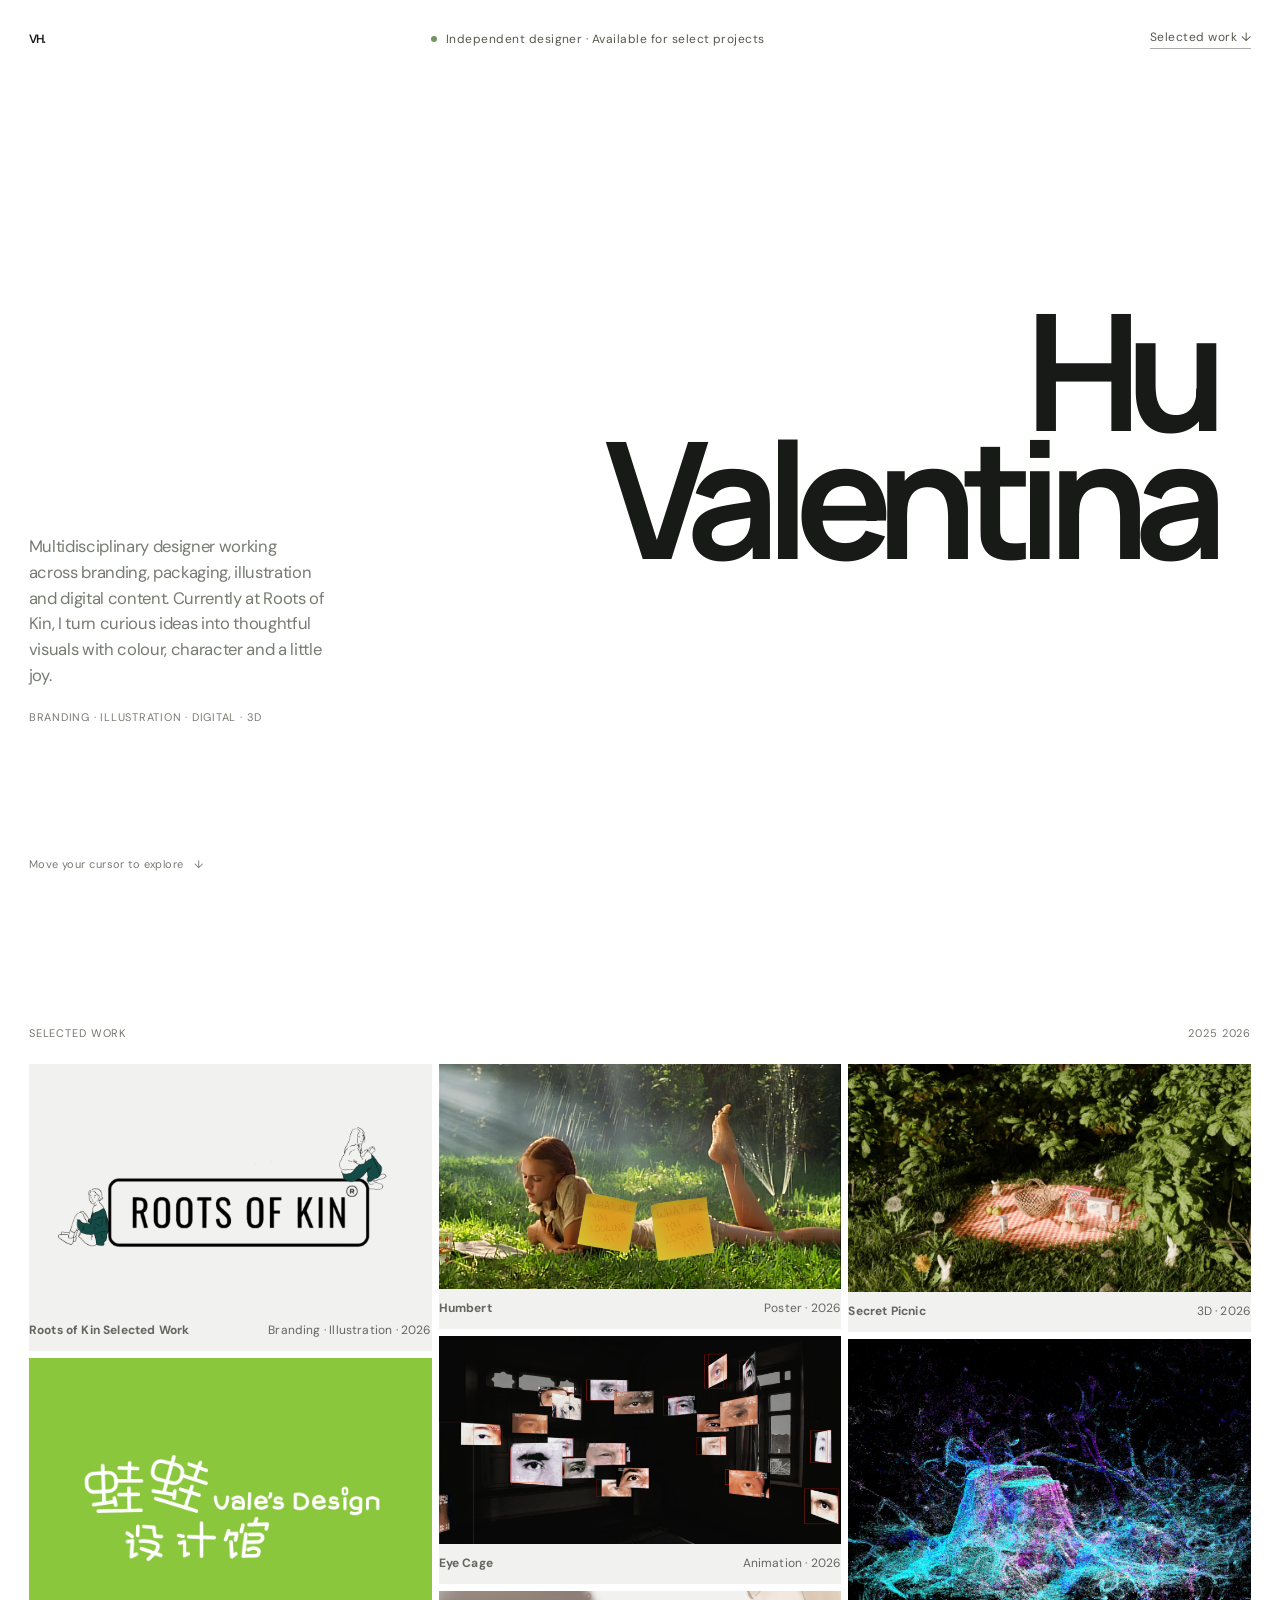
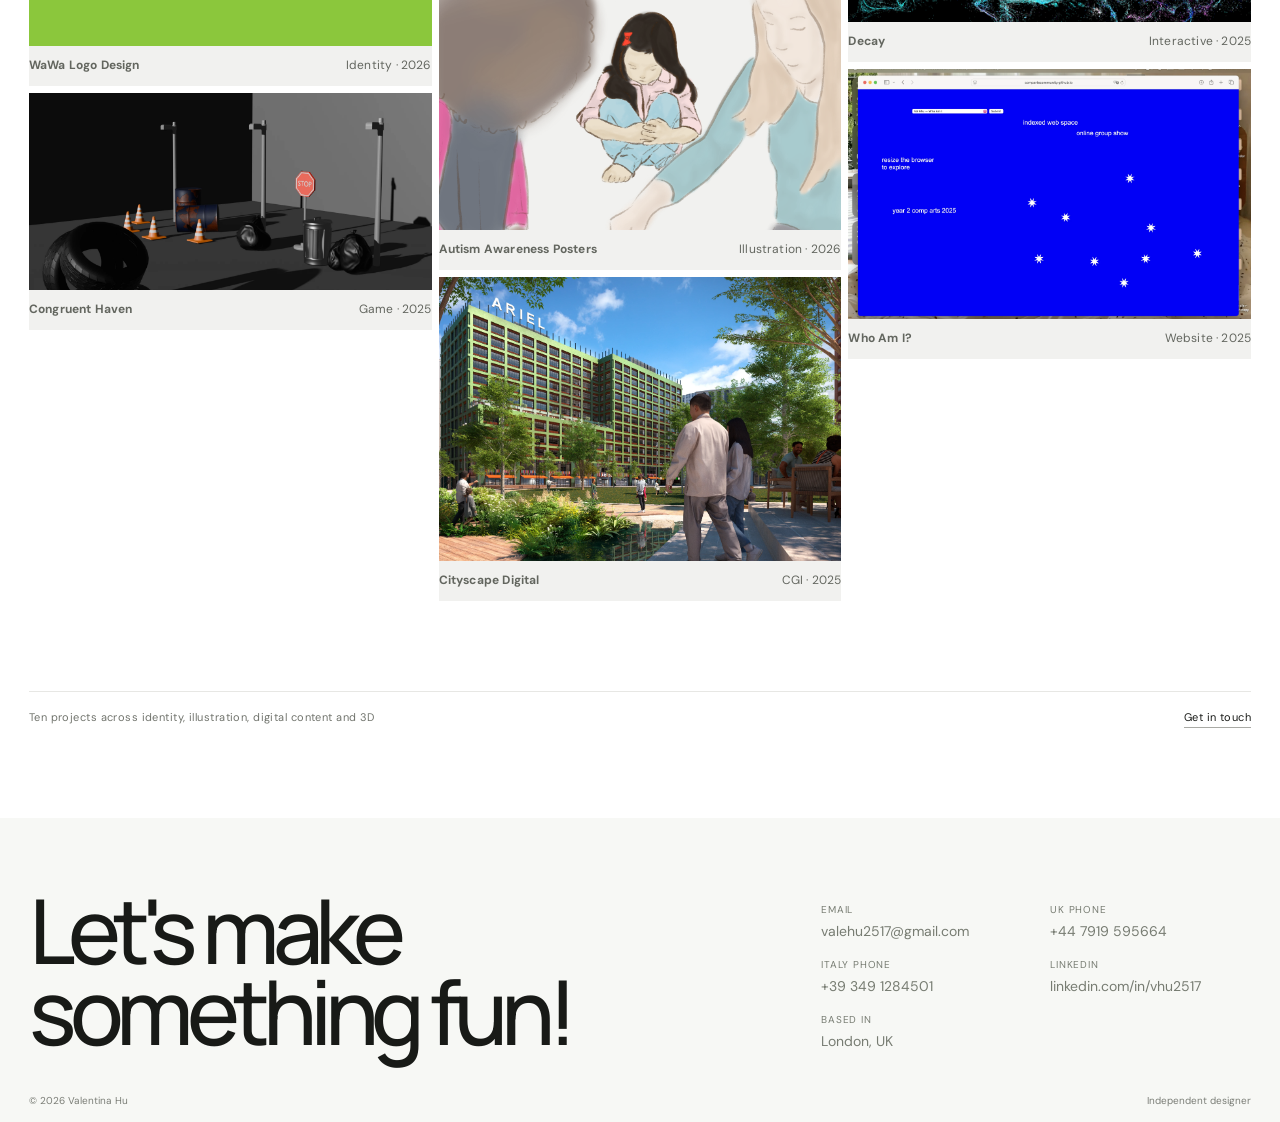
<file: index.html>
<!doctype html>
<html lang="en">
<head>
<meta charset="utf-8">
<meta name="viewport" content="width=device-width, initial-scale=1">
<meta name="theme-color" content="#ffffff">
<meta name="description" content="Selected work by Valentina Hu, multidisciplinary designer working across branding, illustration, digital content and 3D.">
<title>Valentina Hu Independent Designer</title>
<style>
@import url('https://fonts.googleapis.com/css2?family=DM+Sans:wght@400;500;600&family=Manrope:wght@400;500;600;700&display=swap');
:root{--paper:#fff;--ink:#181a17;--green:#777c72;--gutter:clamp(16px,2.25vw,34px)}
*{box-sizing:border-box}html{scroll-behavior:smooth}body{margin:0;background:var(--paper);color:var(--ink);font-family:'DM Sans',Arial,sans-serif;-webkit-font-smoothing:antialiased}a{color:inherit;text-decoration:none}.hero{height:100svh;min-height:620px;position:relative;overflow:hidden;padding:var(--gutter);display:grid;grid-template-columns:1fr 1fr;align-items:center}.topline{position:absolute;left:var(--gutter);right:var(--gutter);top:var(--gutter);display:flex;justify-content:space-between;align-items:center;font-size:12px;letter-spacing:.04em;color:#555950}.monogram{font-weight:600;letter-spacing:-.06em;color:var(--ink)}.availability{display:flex;gap:9px;align-items:center}.availability:before{content:'';width:6px;height:6px;background:#719462;border-radius:50%}.work-link{border-bottom:1px solid #a9aaa5;padding-bottom:3px}.hero-copy{grid-column:2;justify-self:end;width:min(100%,700px);position:static;z-index:2;padding-right:3vw;text-align:right}.hero h1{font-family:Manrope,'DM Sans',sans-serif;font-size:clamp(76px,12.7vw,190px);font-weight:700;letter-spacing:-.095em;line-height:.79;margin:0 0 34px;text-align:right}.hero h1 span{display:block}.intro{position:absolute;left:var(--gutter);top:70%;transform:translateY(-50%);margin:0;max-width:300px;text-align:left;color:#777c72;font-size:clamp(15px,1.3vw,18px);line-height:1.55;letter-spacing:-.02em}.intro p{margin:0}.intro-meta{margin-top:20px;font-size:11px;letter-spacing:.07em;text-transform:uppercase;color:var(--green)}.hint{position:absolute;left:var(--gutter);bottom:var(--gutter);font-size:11px;letter-spacing:.04em;color:#777c72}.hint span{display:inline-block;margin-left:7px;animation:nudge 1.5s ease-in-out infinite}@keyframes nudge{50%{transform:translateY(4px)}}.cursor-image{position:absolute;width:clamp(100px,16vw,220px);height:clamp(130px,20vw,270px);object-fit:cover;pointer-events:none;opacity:0;transform:translate(-50%,-50%) rotate(var(--tilt,0deg)) scale(.88);transition:opacity .32s ease,transform .5s cubic-bezier(.2,.8,.2,1);z-index:1;will-change:left,top,transform}.cursor-image.show{opacity:1;transform:translate(-50%,-50%) rotate(var(--tilt,0deg)) scale(1)}.projects{padding:14vh var(--gutter) 10vh}.section-head{display:flex;justify-content:space-between;align-items:baseline;margin-bottom:24px;font-size:11px;letter-spacing:.08em;text-transform:uppercase;color:#73766f}.section-head h2{font-size:inherit;font-weight:400;margin:0}.masonry{columns:3;column-gap:7px}.project{display:block;break-inside:avoid;margin:0 0 7px;position:relative;overflow:hidden;background:#f1f1ef}.project img{width:100%;display:block;transition:transform .7s cubic-bezier(.2,.8,.2,1);object-fit:cover}.project:hover img{transform:scale(1.018)}.project-caption{display:flex;justify-content:space-between;gap:10px;padding:11px 0 13px;font-size:12px;color:#63665f;letter-spacing:.015em}.project figcaption strong{font-weight:500;color:var(--ink)}.project figcaption span:last-child{white-space:nowrap}.projects-end{margin-top:10vh;padding-top:18px;border-top:1px solid #e7e7e4;display:flex;justify-content:space-between;font-size:11px;letter-spacing:.04em;color:#71746d}.projects-end a{color:var(--ink);border-bottom:1px solid #a9aaa5;padding-bottom:3px}.footer{padding:8vh var(--gutter) 28px;background:#f7f8f5;display:flex;justify-content:space-between;align-items:end;gap:24px}.footer h2{font-family:Manrope,sans-serif;font-weight:500;font-size:clamp(38px,7vw,92px);letter-spacing:-.08em;line-height:.9;margin:0}.footer-info{display:grid;grid-template-columns:1fr 1fr;gap:16px 28px;min-width:min(100%,430px);color:var(--green)}.contact-item{font-size:14px;line-height:1.45}.contact-label{display:block;margin-bottom:4px;font-size:10px;letter-spacing:.08em;text-transform:uppercase;color:#777c72}.contact-item a{overflow-wrap:anywhere}.contact-item a:hover{text-decoration:underline;text-underline-offset:3px}.copyright{padding:15px var(--gutter);background:#f7f8f5;font-size:10px;color:#7a7d76;display:flex;justify-content:space-between}
@media(max-width:760px){.hero{min-height:680px;grid-template-columns:1fr;align-items:center}.hero-copy{grid-column:1;width:100%;padding:0 0 4vh;text-align:right}.hero h1{text-align:right;font-size:clamp(76px,19vw,140px);margin-bottom:25px}.intro{top:82%;transform:translateY(-50%);margin:0;max-width:300px}.cursor-image{width:clamp(100px,28vw,155px);height:clamp(130px,36vw,205px)}.masonry{columns:2}.projects{padding-top:10vh}.footer{align-items:start;flex-direction:column}.footer-info{min-width:0;width:100%;max-width:520px}.footer p{max-width:280px}}
@media(max-width:440px){.topline{font-size:10px}.availability{display:none}.masonry{columns:1;column-gap:0}.project{margin-bottom:16px}.project-caption{padding-top:8px}.hero{min-height:650px}.section-head{margin-bottom:16px}}
@media(prefers-reduced-motion:reduce){html{scroll-behavior:auto}*,*:before,*:after{animation-duration:.01ms!important;transition-duration:.01ms!important}}
</style>
</head>
<body>
<main>
<section class="hero" aria-label="Introduction"> <div class="topline"><a class="monogram" href="#top" aria-label="Valentina Hu home">VH.</a><span class="availability">Independent designer · Available for select projects</span><a class="work-link" href="#work">Selected work ↓</a></div> <img class="cursor-image" alt="" aria-hidden="true" src="images/cursor-idea-27.png"> <img class="cursor-image" alt="" aria-hidden="true" src="images/cursor-idea-28.png"> <img class="cursor-image" alt="" aria-hidden="true" src="images/cursor-idea-29.png"> <img class="cursor-image" alt="" aria-hidden="true" src="images/cursor-idea-32.png"> <img class="cursor-image" alt="" aria-hidden="true" src="images/cursor-idea-33.png"> <img class="cursor-image" alt="" aria-hidden="true" src="images/cursor-idea-34.png"> <img class="cursor-image" alt="" aria-hidden="true" src="images/cursor-idea-35.png"> <img class="cursor-image" alt="" aria-hidden="true" src="images/cursor-idea-36.png"> <img class="cursor-image" alt="" aria-hidden="true" src="images/cursor-idea-40.png"> <img class="cursor-image" alt="" aria-hidden="true" src="images/cursor-idea-41.png"> <div class="hero-copy"><h1><span>Hu</span><span>Valentina</span></h1><div class="intro"><p>Multidisciplinary designer working across branding, packaging, illustration and digital content. Currently at Roots of Kin, I turn curious ideas into thoughtful visuals with colour, character and a little joy.</p><div class="intro-meta">Branding · Illustration · Digital · 3D</div></div></div> <div class="hint">Move your cursor to explore <span>↓</span></div>
</section>
<section class="projects" id="work" aria-label="Selected projects"> <div class="section-head"><h2>Selected work</h2><span>2025 2026</span></div> <div class="masonry"> <a class="project" href="projects/roots-of-kin.html"><img loading="lazy" src="images/projects/roots-of-kin-cover.png" alt="A collection of brand, print, product illustration and social work created for Roots of Kin." style="aspect-ratio:1.63;object-fit:cover"><div class="project-caption"><strong>Roots of Kin Selected Work</strong><span>Branding · Illustration · 2026</span></div></a> <a class="project" href="projects/wawa-identity.html"><img loading="lazy" src="images/projects/wawa-logo-cover.png" alt="WaWa logo design in white on a bright green field." style="aspect-ratio:1.4;object-fit:cover"><div class="project-caption"><strong>WaWa Logo Design</strong><span>Identity · 2026</span></div></a> <a class="project" href="projects/congruent-haven.html"><img loading="lazy" src="images/projects/congruent-haven-cover.webp" alt="Visual development for a collaborative 2.5D game." style="aspect-ratio:2.04;object-fit:cover"><div class="project-caption"><strong>Congruent Haven</strong><span>Game · 2025</span></div></a> <a class="project" href="projects/humbert.html"><img loading="lazy" src="images/projects/humbert-cover.webp" alt="Humbert poster project imagery" style="aspect-ratio:1.79;object-fit:cover"><div class="project-caption"><strong>Humbert</strong><span>Poster · 2026</span></div></a> <a class="project" href="projects/eye-cage.html"><img loading="lazy" src="images/projects/eye-cage-cover.png" alt="An immersive animation exploring surveillance, consent and visual intrusion." style="aspect-ratio:1.94;object-fit:cover"><div class="project-caption"><strong>Eye Cage</strong><span>Animation · 2026</span></div></a> <a class="project" href="projects/autism-awareness.html"><img loading="lazy" src="images/projects/autism-awareness-cover.png" alt="Illustrated posters for autism awareness." style="aspect-ratio:1.68;object-fit:cover"><div class="project-caption"><strong>Autism Awareness Posters</strong><span>Illustration · 2026</span></div></a> <a class="project" href="projects/cityscape-digital.html"><img loading="lazy" src="images/projects/cityscape-digital-cover.webp" alt="Architectural visualisation created at Cityscape Digital." style="aspect-ratio:1.42;object-fit:cover"><div class="project-caption"><strong>Cityscape Digital</strong><span>CGI · 2025</span></div></a> <a class="project" href="projects/secret-picnic.html"><img loading="lazy" src="images/projects/secret-picnic-cover.webp" alt="Secret Picnic dreamlike garden picnic scene" style="aspect-ratio:1.77;object-fit:cover"><div class="project-caption"><strong>Secret Picnic</strong><span>3D · 2026</span></div></a> <a class="project" href="projects/decoy.html"><img loading="lazy" src="images/projects/decay-cover.webp" alt="Decay is a real time interactive study where hand movement transforms a digital natural environment." style="aspect-ratio:1.42;object-fit:cover"><div class="project-caption"><strong>Decay</strong><span>Interactive · 2025</span></div></a> <a class="project" href="projects/who-am-i.html"><img loading="lazy" src="images/projects/who-am-i-cover.webp" alt="Who Am I? interactive website in a browser" style="aspect-ratio:1.61;object-fit:cover"><div class="project-caption"><strong>Who Am I?</strong><span>Website · 2025</span></div></a> </div> <div class="projects-end"><span>Ten projects across identity, illustration, digital content and 3D</span><a href="#contact">Get in touch</a></div>
</section>
<section class="footer" id="contact"><h2>Let's make<br>something fun!</h2><div class="footer-info" aria-label="Contact details"> <div class="contact-item"><span class="contact-label">Email</span><a href="mailto:valehu2517@gmail.com">valehu2517@gmail.com</a></div> <div class="contact-item"><span class="contact-label">UK phone</span><a href="tel:+447919595664">+44 7919 595664</a></div> <div class="contact-item"><span class="contact-label">Italy phone</span><a href="tel:+393491284501">+39 349 1284501</a></div> <div class="contact-item"><span class="contact-label">LinkedIn</span><a href="https://www.linkedin.com/in/vhu2517" target="_blank" rel="noreferrer">linkedin.com/in/vhu2517</a></div> <div class="contact-item"><span class="contact-label">Based in</span><span>London, UK</span></div>
</div></section>
<div class="copyright"><span>© 2026 Valentina Hu</span><span>Independent designer</span></div>
</main>
<script>
const hero=document.querySelector('.hero'), cards=[...document.querySelectorAll('.cursor-image')], timers=new WeakMap();
let index=0, last=0;
function reveal(x,y){const now=performance.now();if(now-last<300)return;last=now;const card=cards[index%cards.length], rect=hero.getBoundingClientRect();card.style.left=(x-rect.left)+'px';card.style.top=(y-rect.top)+'px';card.style.setProperty('--tilt',`${(Math.random()-.5)*9}deg`);card.classList.remove('show');void card.offsetWidth;card.classList.add('show');clearTimeout(timers.get(card));timers.set(card,setTimeout(()=>card.classList.remove('show'),760));index++}
hero.addEventListener('pointermove',e=>{if(e.pointerType==='mouse')reveal(e.clientX,e.clientY)});
hero.addEventListener('pointerdown',e=>{if(e.pointerType!=='mouse')reveal(e.clientX,e.clientY)});
hero.addEventListener('pointerleave',()=>cards.forEach(card=>card.classList.remove('show')));
</script>
</body>
</html>
</file>
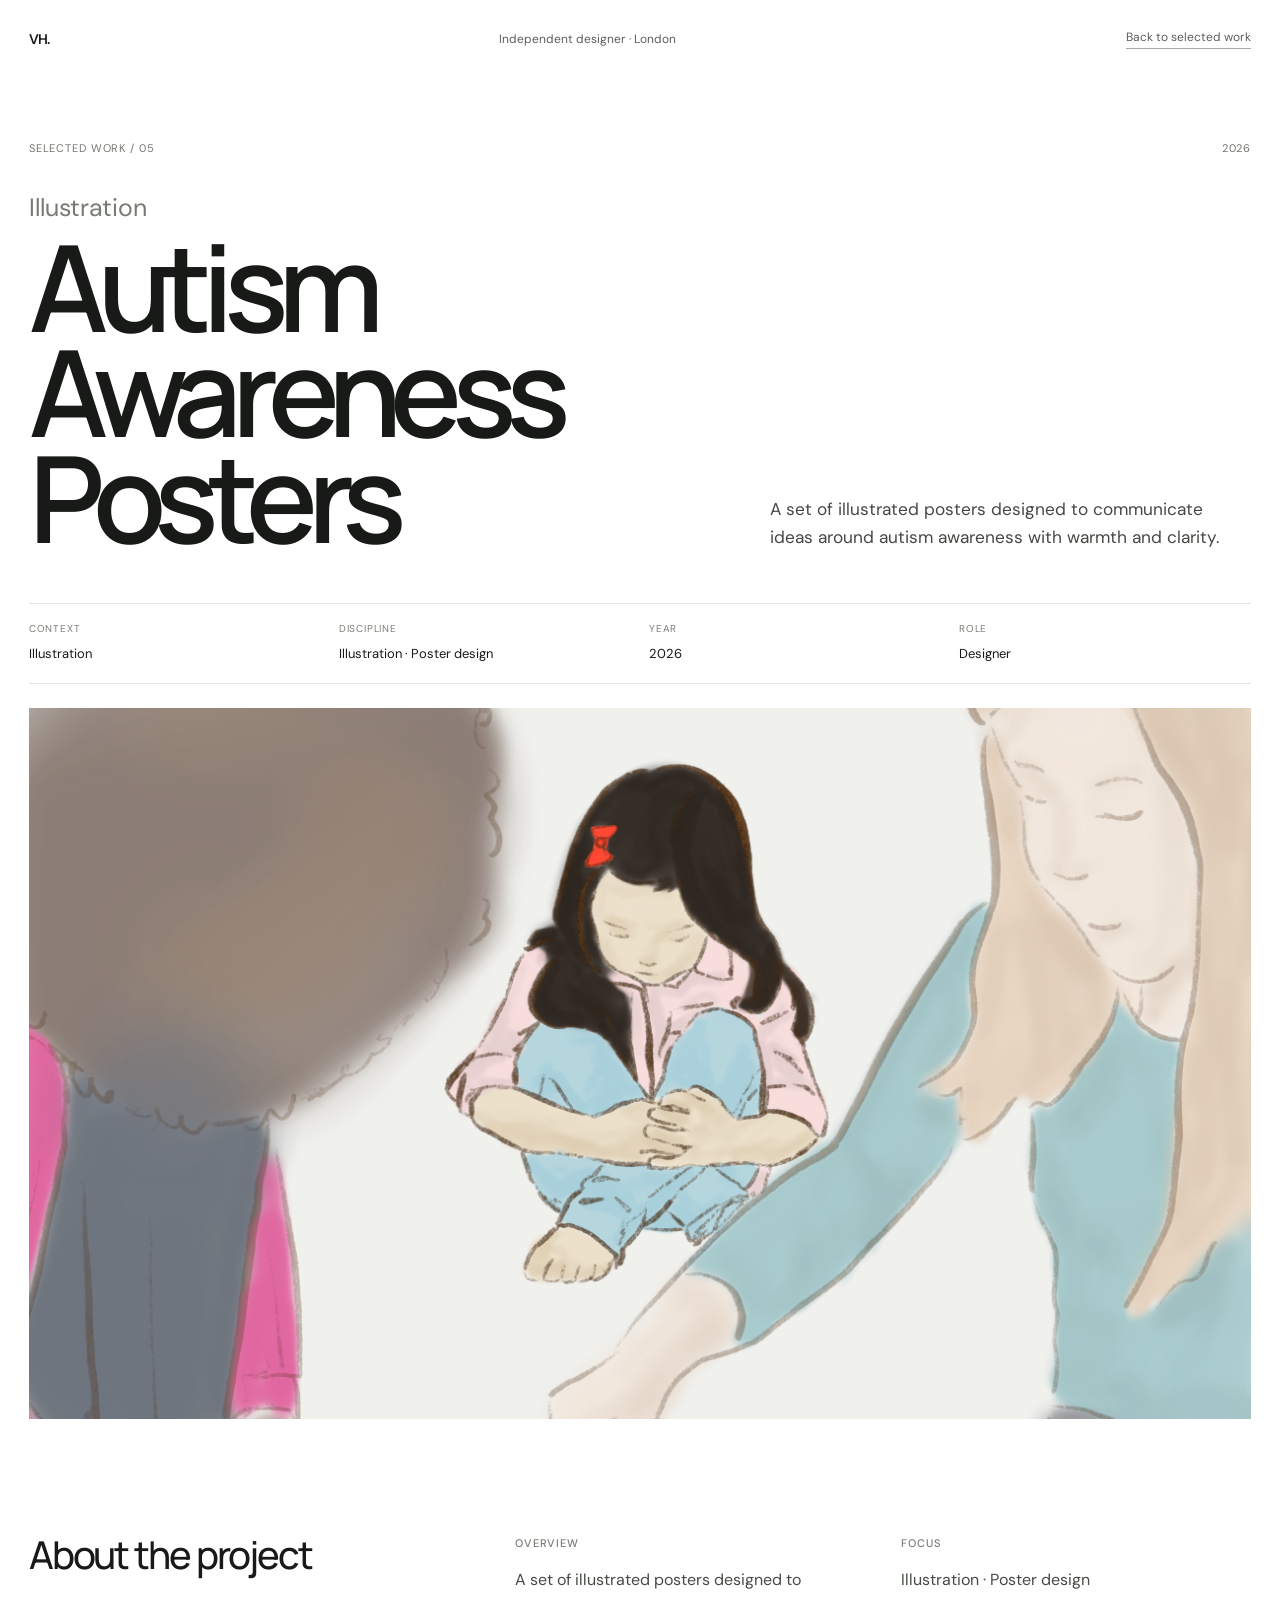
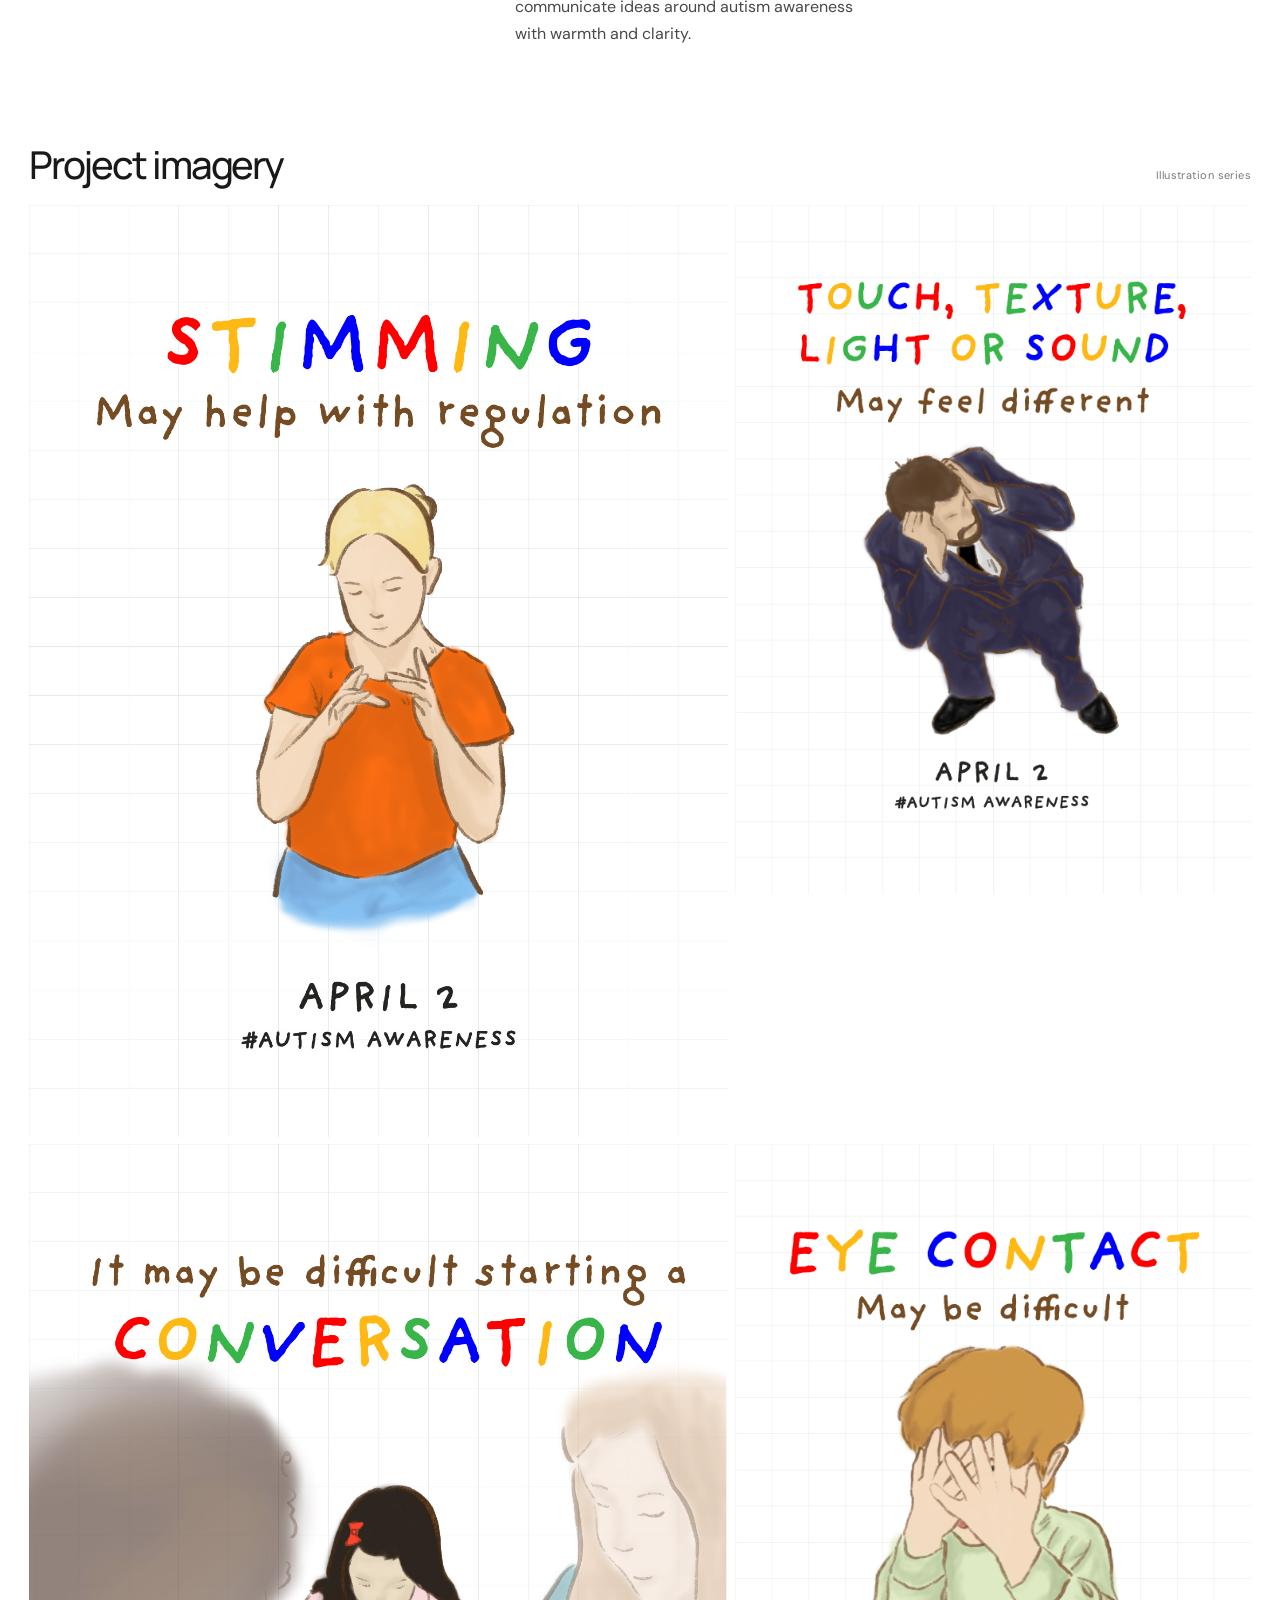
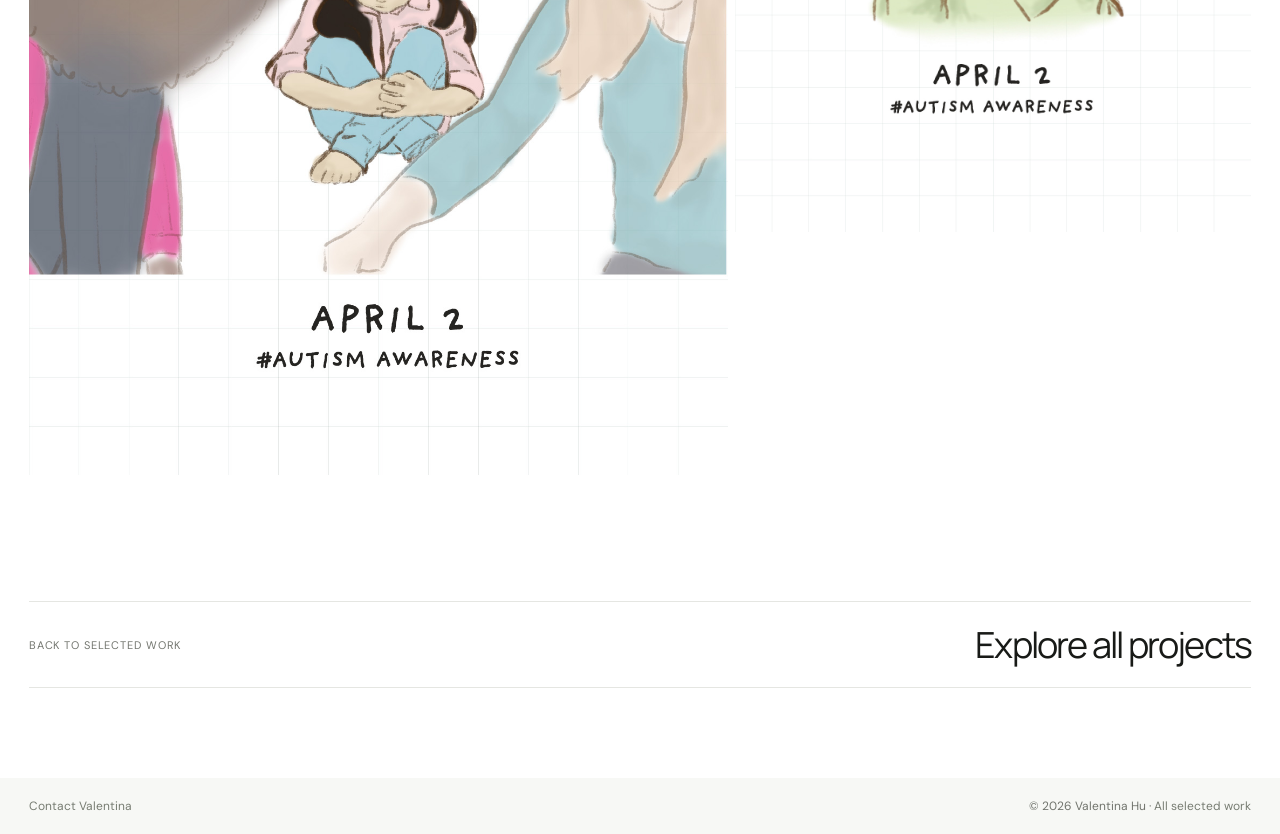
<file: projects/autism-awareness.html>
<!doctype html><html lang="en"><head><meta charset="utf-8"><meta name="viewport" content="width=device-width, initial-scale=1"><meta name="description" content="A set of illustrated posters designed to communicate ideas around autism awareness with warmth and clarity."><title>Autism Awareness Posters Valentina Hu</title><link rel="stylesheet" href="../project.css"></head><body><header class="case-nav"><a class="monogram" href="../index.html" aria-label="Valentina Hu home">VH.</a><span>Independent designer · London</span><a class="back" href="../index.html#work">Back to selected work</a></header><main class="case-main"><div class="case-kicker"><span>Selected work / 05</span><span>2026</span></div><section class="case-intro"><div><p class="case-brand">Illustration</p><h1>Autism Awareness Posters</h1></div><p class="case-deck">A set of illustrated posters designed to communicate ideas around autism awareness with warmth and clarity.</p></section><div class="case-meta"><div class="meta-item"><label>Context</label><span>Illustration</span></div><div class="meta-item"><label>Discipline</label><span>Illustration · Poster design</span></div><div class="meta-item"><label>Year</label><span>2026</span></div><div class="meta-item"><label>Role</label><span>Designer</span></div></div><img class="case-cover" src="../images/projects/autism-awareness-cover.png" alt="Autism Awareness Posters project image"><section class="case-about"><h2>About the project</h2><div class="case-copy"><div><h3>Overview</h3><p>A set of illustrated posters designed to communicate ideas around autism awareness with warmth and clarity.</p></div><div><h3>Focus</h3><p class="case-focus">Illustration · Poster design</p></div></div></section><div class="gallery-head"><h2 class="case-gallery-heading">Project imagery</h2><span class="gallery-note">Illustration series</span></div><div class="case-gallery autism-gallery"><img class="gallery-img" loading="lazy" src="../images/projects/autism-awareness-01.jpg" alt="Autism awareness poster: Stimming may help with regulation"><img class="gallery-img" loading="lazy" src="../images/projects/autism-awareness-02.jpg" alt="Autism awareness poster: Touch, texture, light or sound may feel different"><img class="gallery-img" loading="lazy" src="../images/projects/autism-awareness-03.jpg" alt="Autism awareness poster: It may be difficult starting a conversation"><img class="gallery-img" loading="lazy" src="../images/projects/autism-awareness-04.jpg" alt="Autism awareness poster: Eye contact may be difficult"></div><nav class="case-next"><span>Back to selected work</span><a href="../index.html#work">Explore all projects</a></nav><footer class="case-footer"><a href="../index.html#contact">Contact Valentina</a><span>© 2026 Valentina Hu · <a href="../index.html#work">All selected work</a></span></footer></main></body></html>
</file>
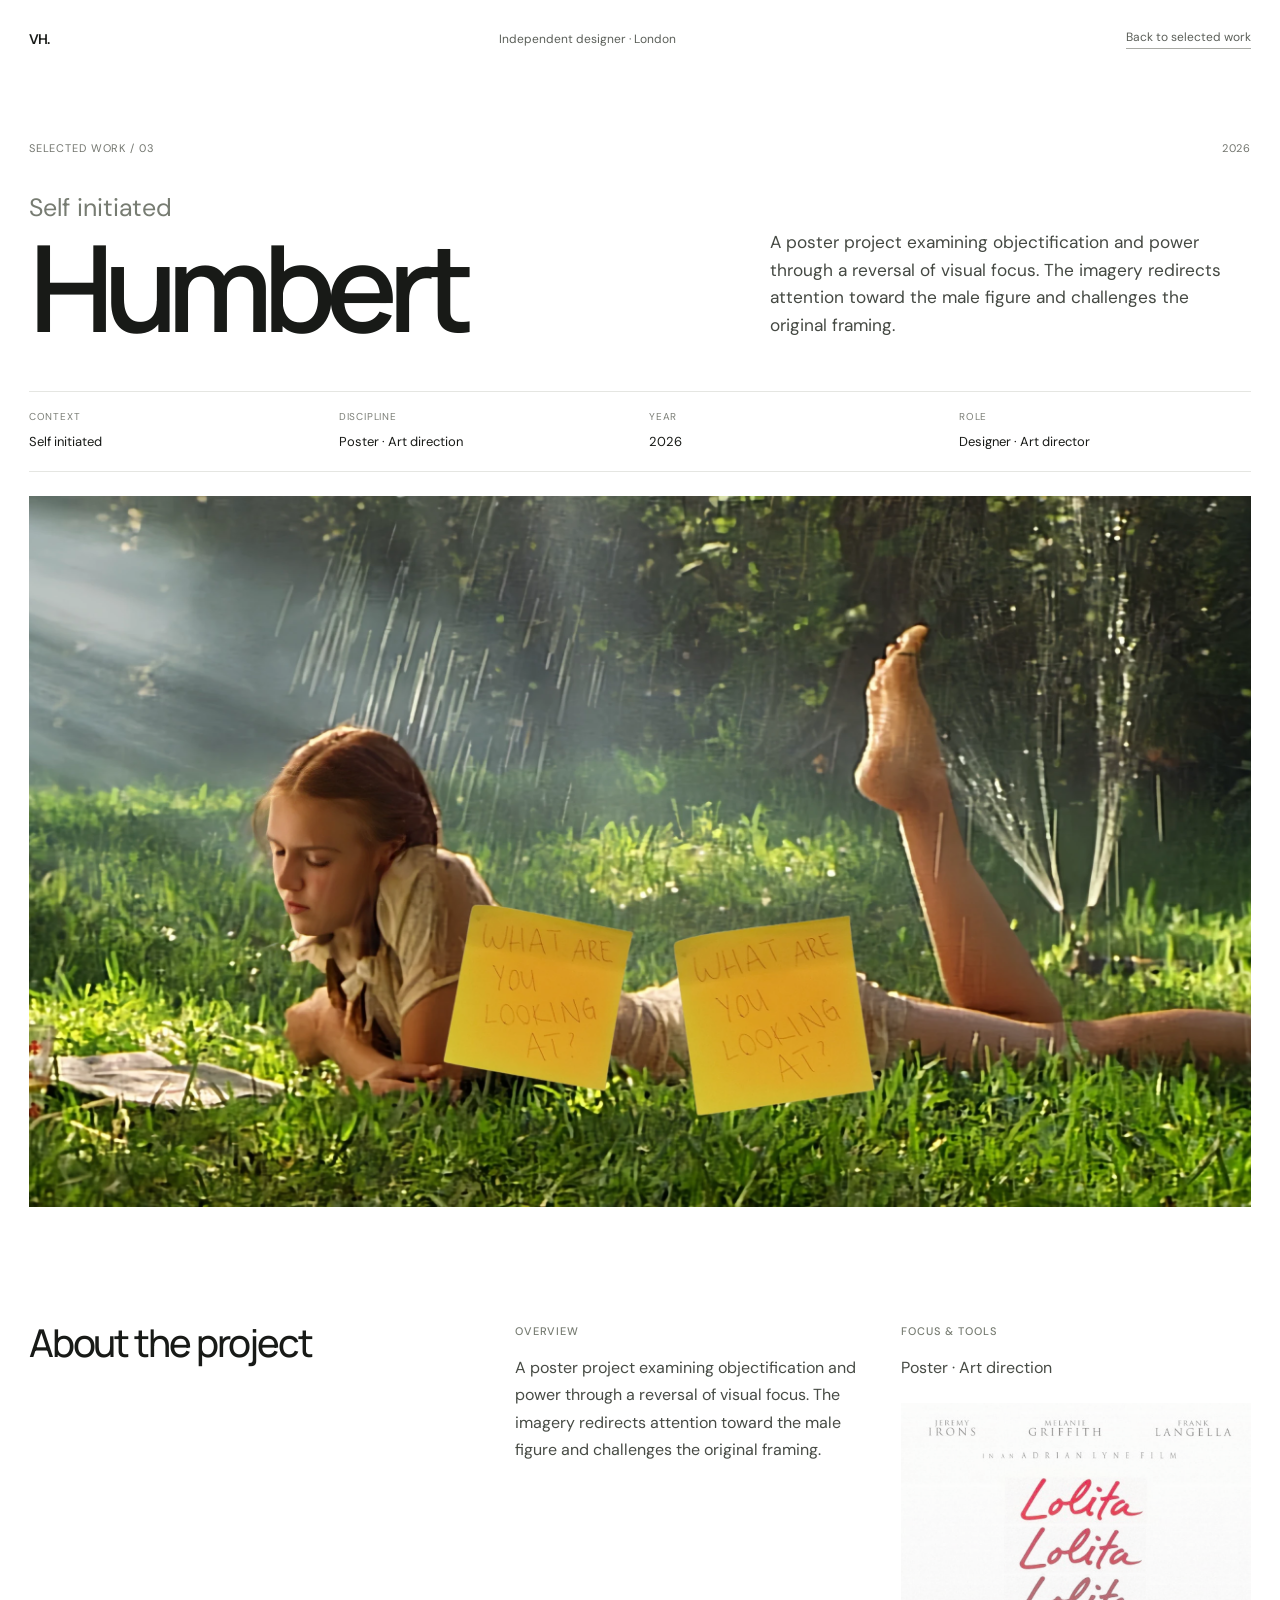
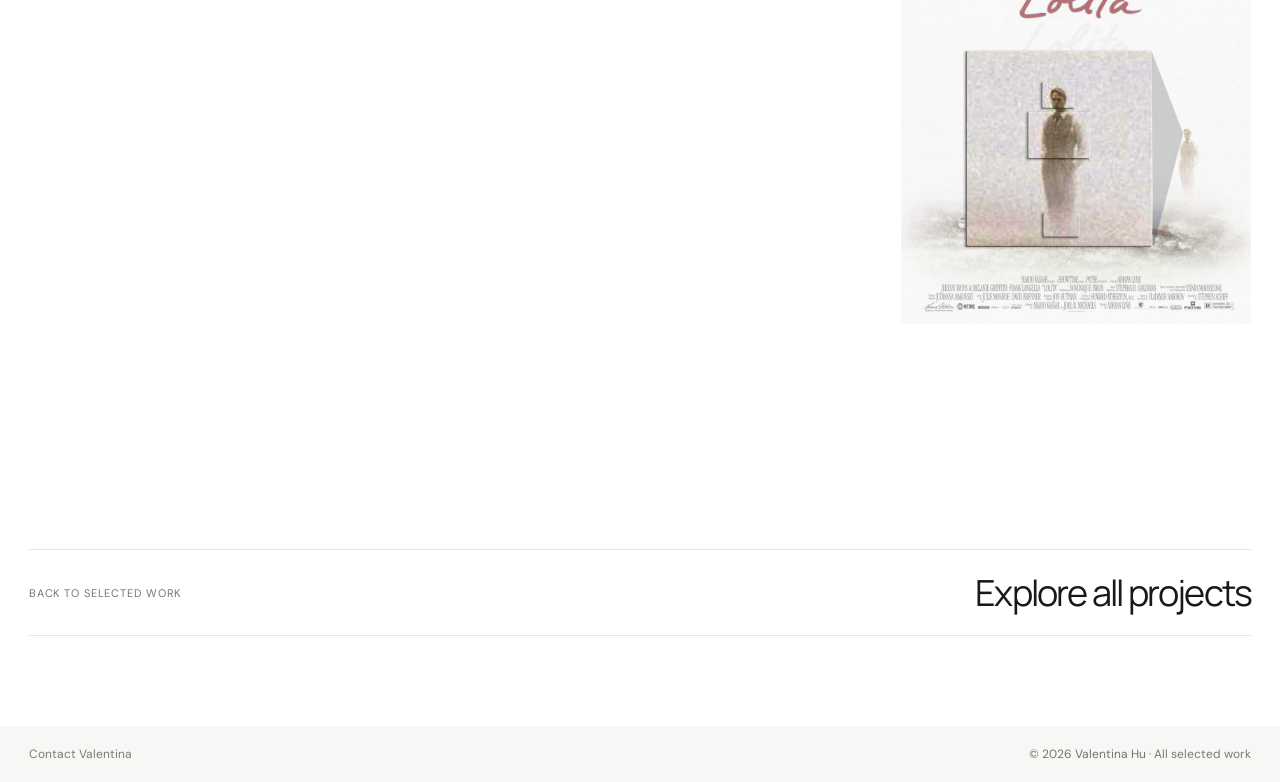
<file: projects/humbert.html>
<!doctype html><html lang="en"><head><meta charset="utf-8"><meta name="viewport" content="width=device-width, initial-scale=1"><meta name="description" content="A poster project examining objectification and power through a reversal of visual focus. The imagery redirects attention toward the male figure and challenges the original framing."><title>Humbert Valentina Hu</title><link rel="stylesheet" href="../project.css"></head><body><header class="case-nav"><a class="monogram" href="../index.html" aria-label="Valentina Hu home">VH.</a><span>Independent designer · London</span><a class="back" href="../index.html#work">Back to selected work</a></header><main class="case-main"><div class="case-kicker"><span>Selected work / 03</span><span>2026</span></div><section class="case-intro"><div><p class="case-brand">Self initiated</p><h1>Humbert</h1></div><p class="case-deck">A poster project examining objectification and power through a reversal of visual focus. The imagery redirects attention toward the male figure and challenges the original framing.</p></section><div class="case-meta"><div class="meta-item"><label>Context</label><span>Self initiated</span></div><div class="meta-item"><label>Discipline</label><span>Poster · Art direction</span></div><div class="meta-item"><label>Year</label><span>2026</span></div><div class="meta-item"><label>Role</label><span>Designer · Art director</span></div></div><img class="case-cover" src="../images/projects/humbert-cover.webp" alt="Humbert poster artwork with a woman in a garden"><section class="case-about"><h2>About the project</h2><div class="case-copy"><div><h3>Overview</h3><p>A poster project examining objectification and power through a reversal of visual focus. The imagery redirects attention toward the male figure and challenges the original framing.</p></div><div><h3>Focus &amp; tools</h3><p class="case-focus">Poster · Art direction</p><img loading="lazy" src="../images/projects/humbert-tools.png" alt="Lolita film poster artwork" style="display:block;width:100%;height:auto;margin-top:22px"></div></div></section><nav class="case-next"><span>Back to selected work</span><a href="../index.html#work">Explore all projects</a></nav><footer class="case-footer"><a href="../index.html#contact">Contact Valentina</a><span>© 2026 Valentina Hu · <a href="../index.html#work">All selected work</a></span></footer></main></body></html>
</file>
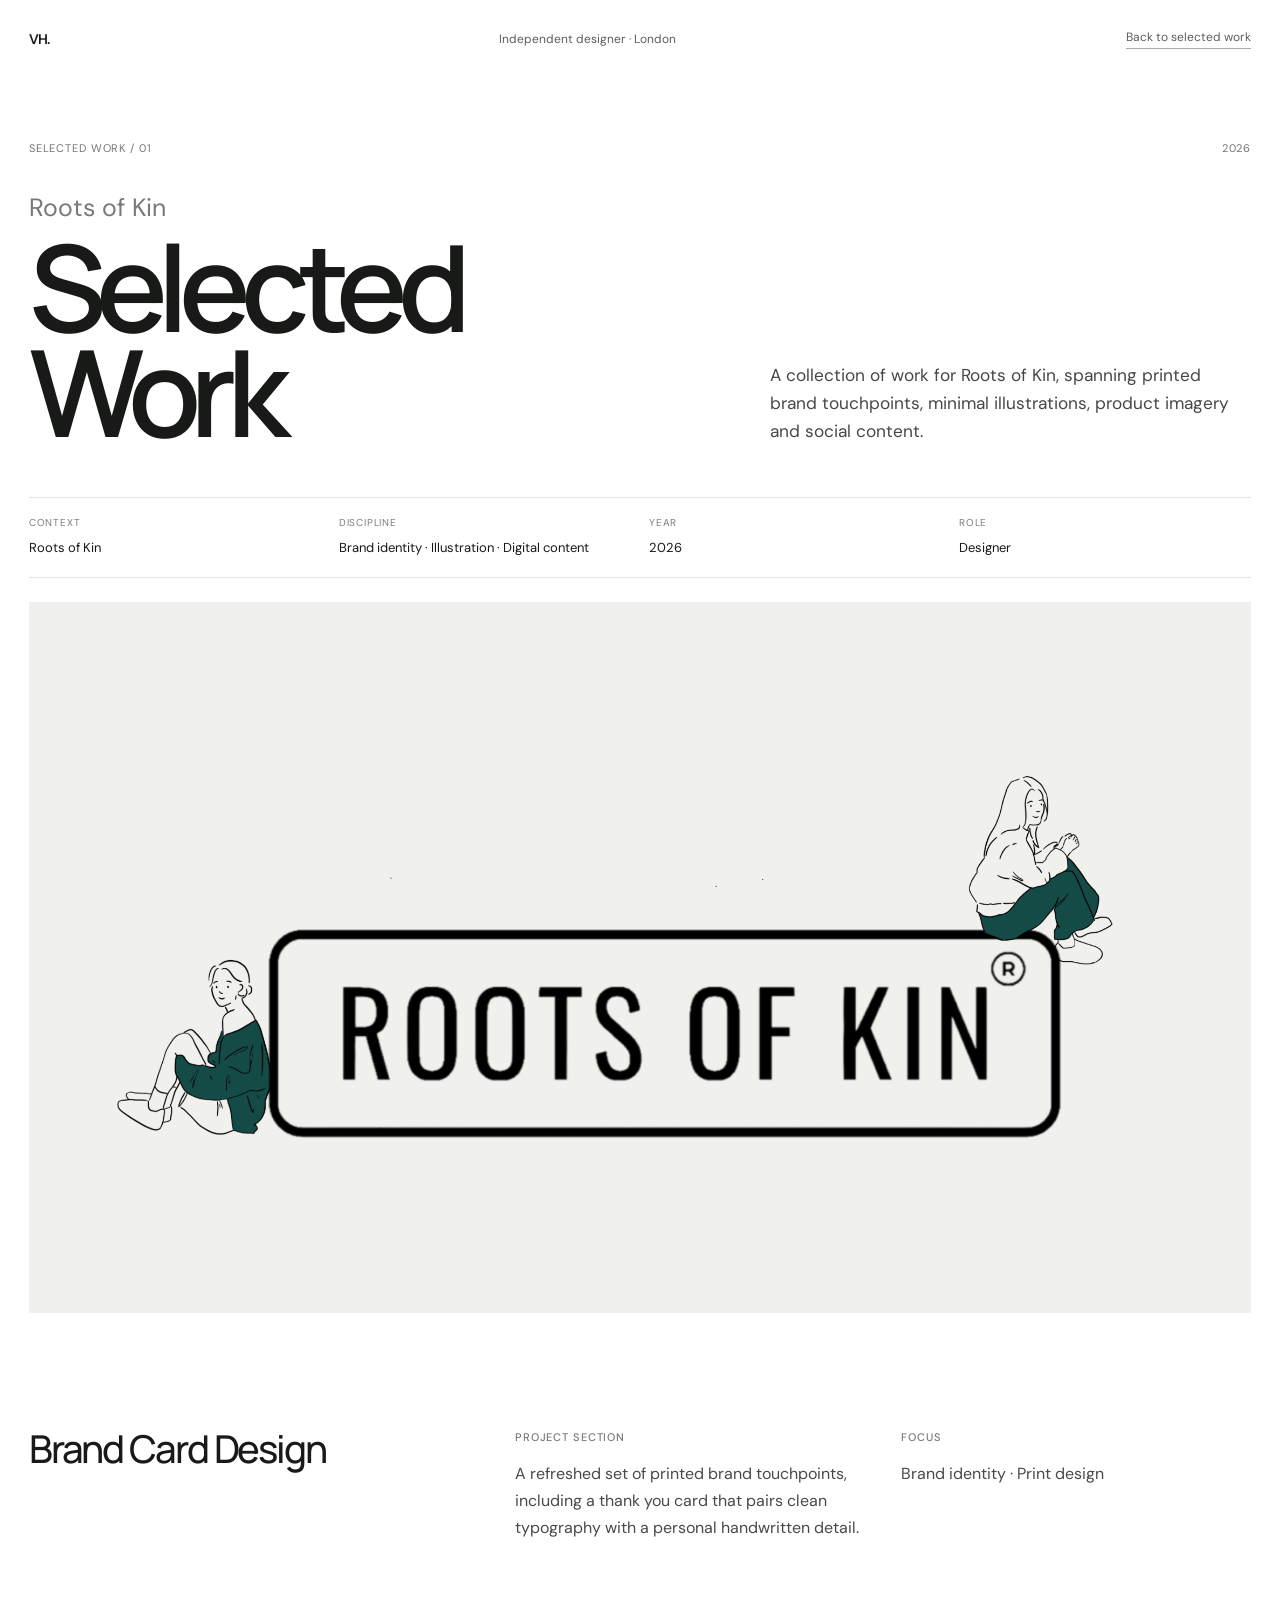
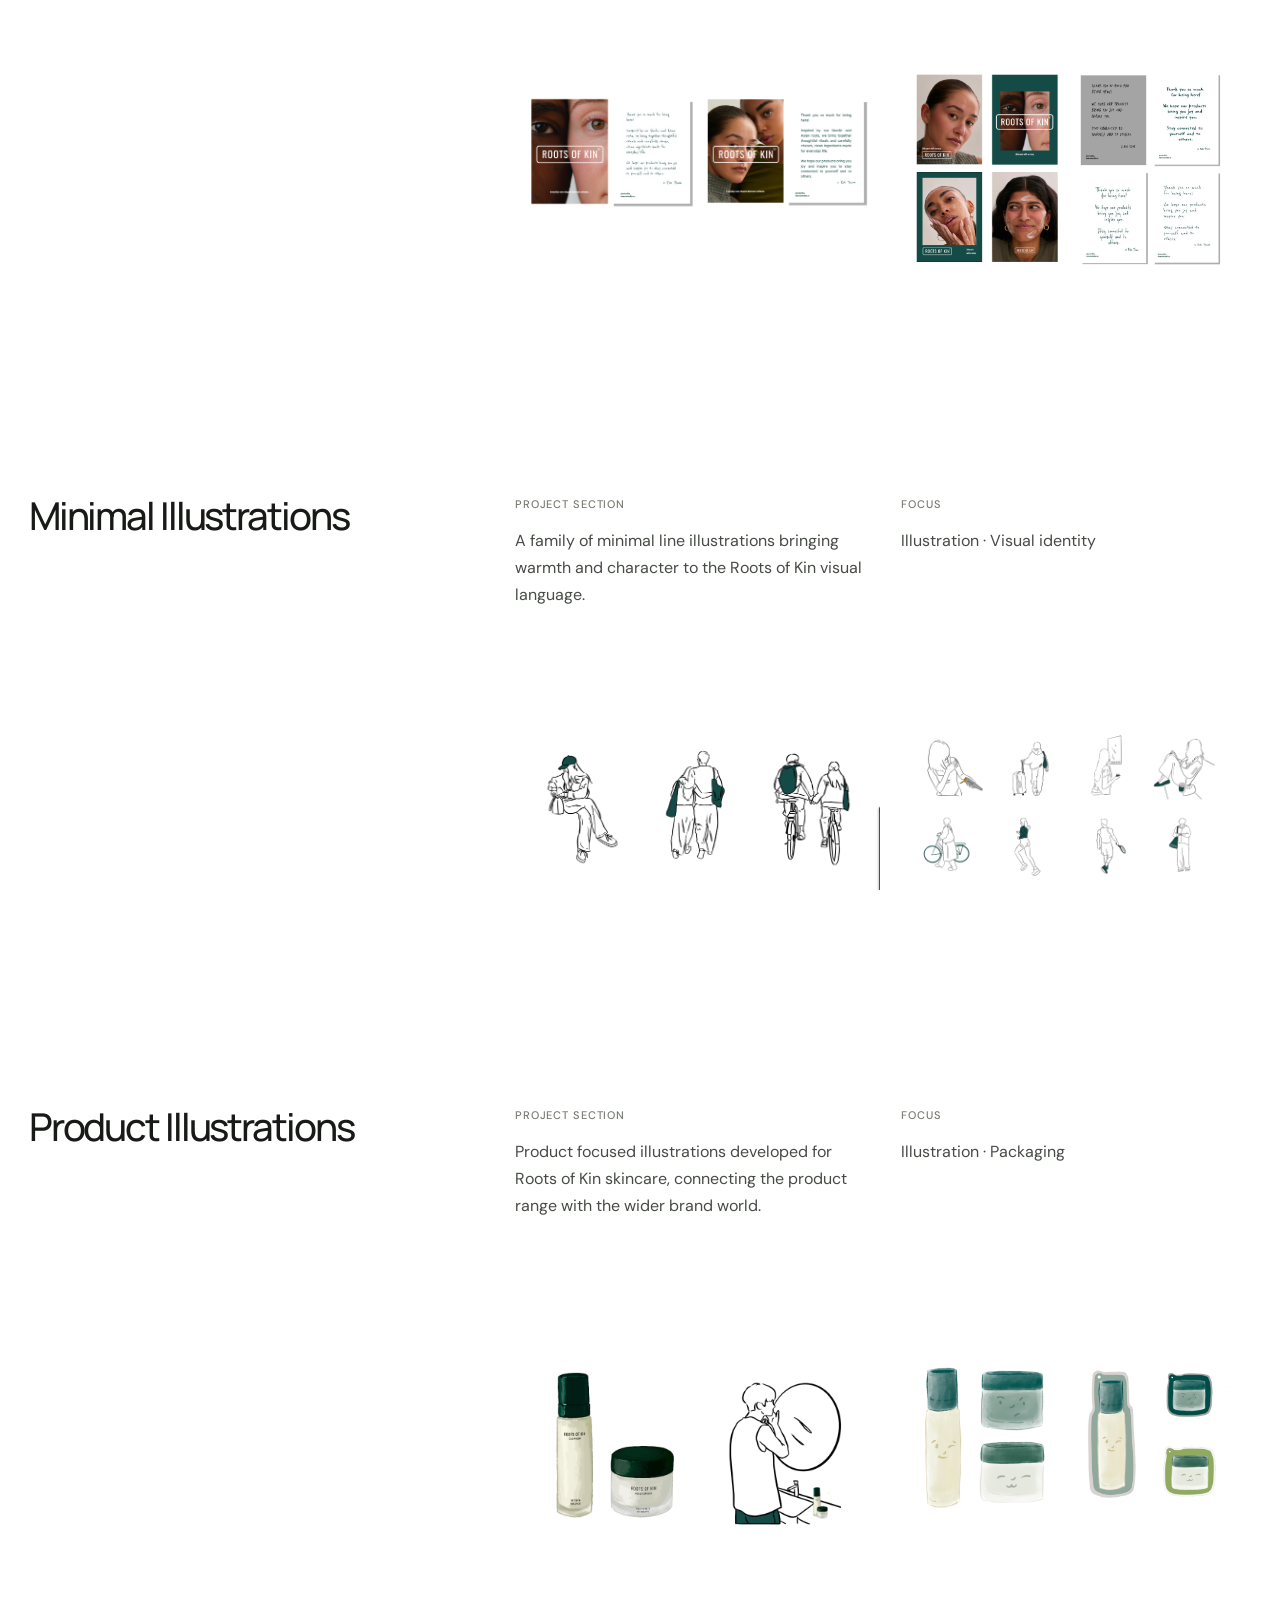
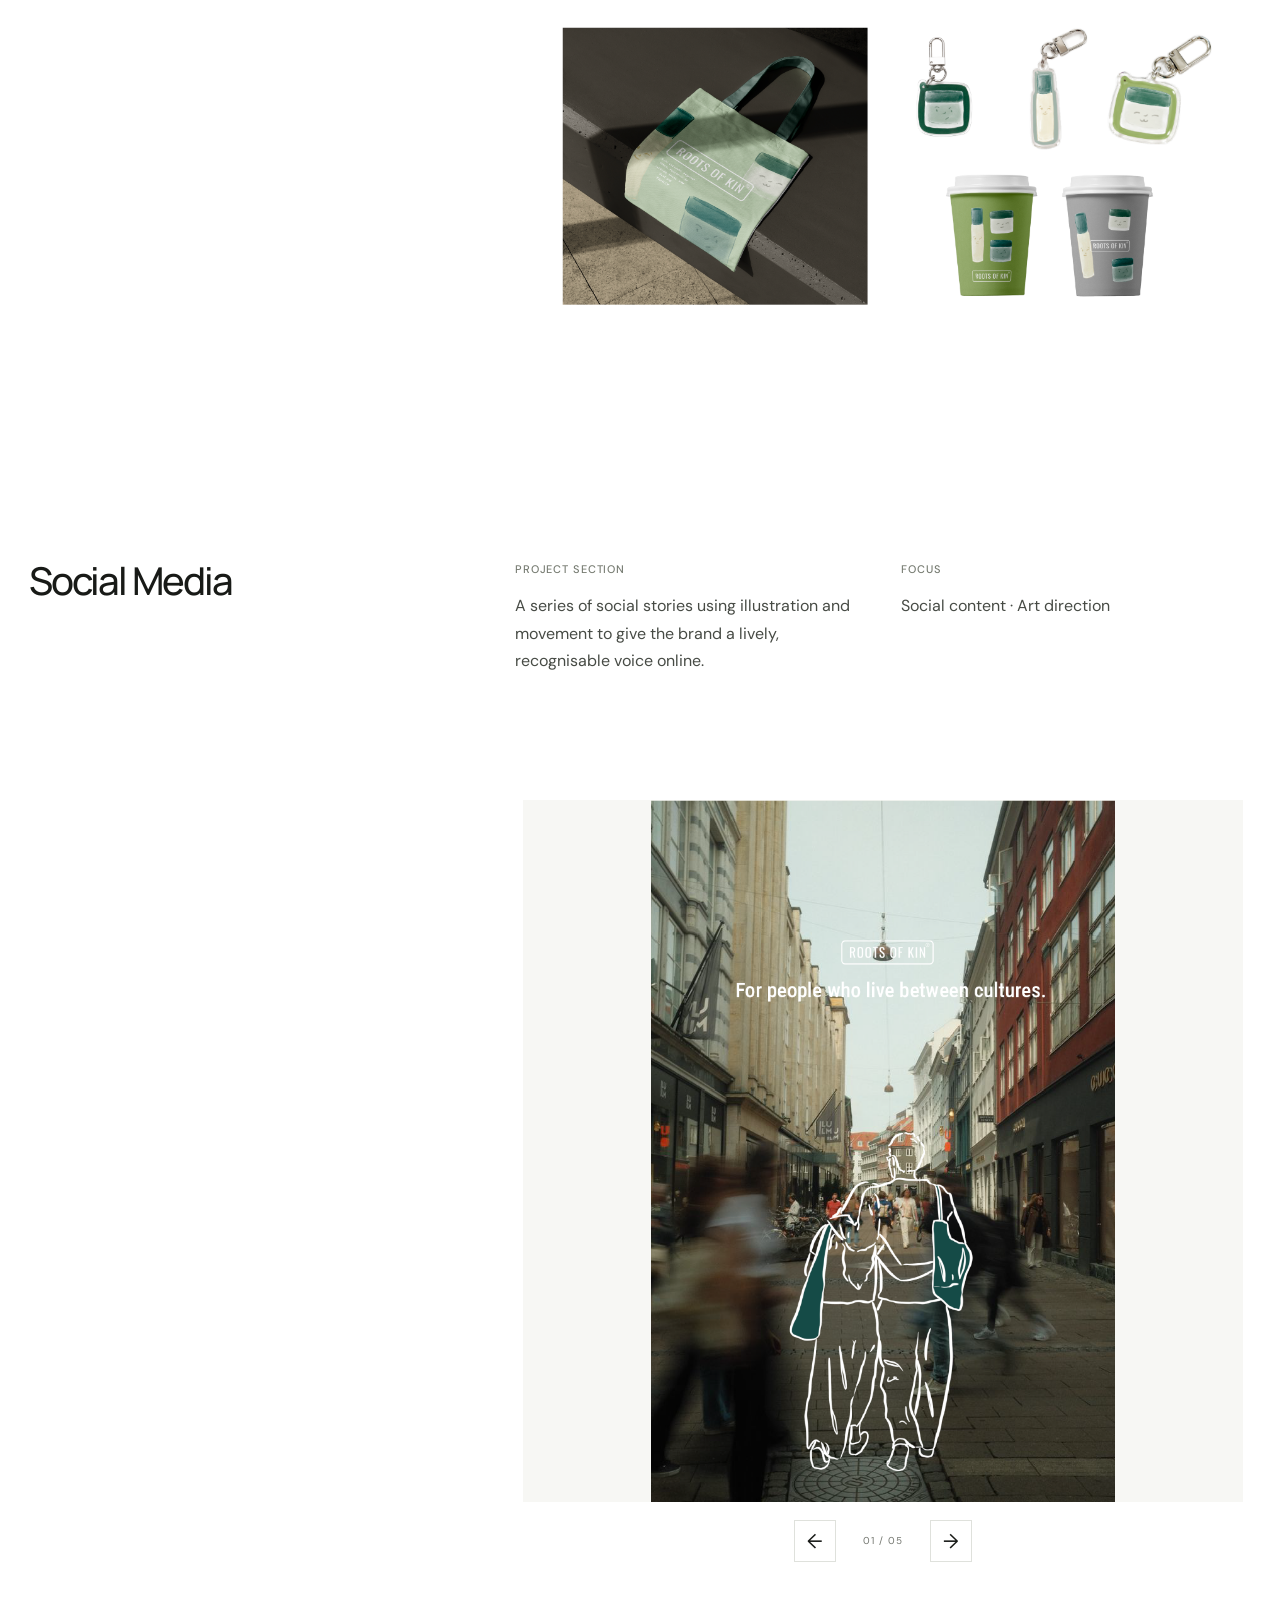
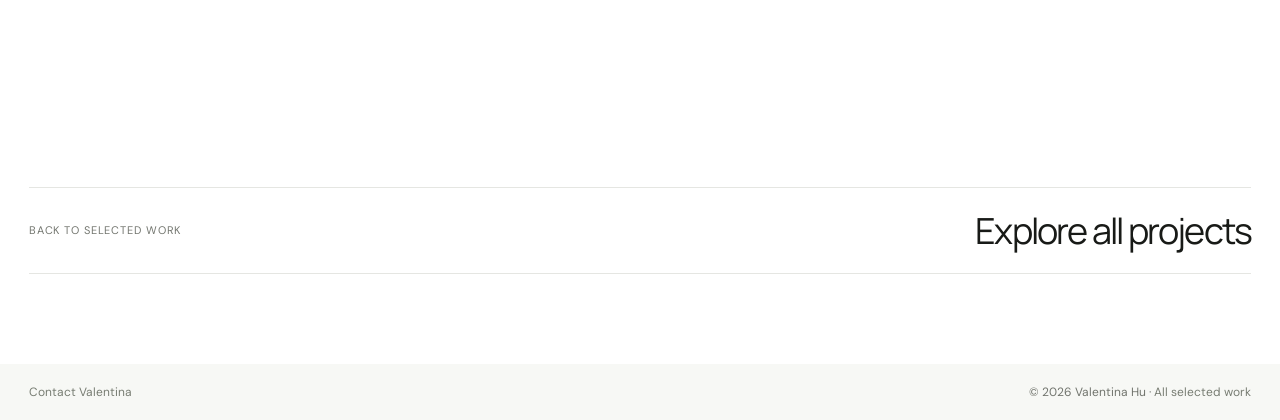
<file: projects/roots-of-kin.html>
<!doctype html><html lang="en"><head><meta charset="utf-8"><meta name="viewport" content="width=device-width, initial-scale=1"><meta name="description" content="A collection of work for Roots of Kin, spanning printed brand touchpoints, minimal illustrations, product imagery and social content."><title>Selected Work Valentina Hu</title><link rel="stylesheet" href="../project.css"></head><body><header class="case-nav"><a class="monogram" href="../index.html" aria-label="Valentina Hu home">VH.</a><span>Independent designer · London</span><a class="back" href="../index.html#work">Back to selected work</a></header><main class="case-main"><div class="case-kicker"><span>Selected work / 01</span><span>2026</span></div><section class="case-intro"><div><p class="case-brand">Roots of Kin</p><h1>Selected Work</h1></div><p class="case-deck">A collection of work for Roots of Kin, spanning printed brand touchpoints, minimal illustrations, product imagery and social content.</p></section><div class="case-meta"><div class="meta-item"><label>Context</label><span>Roots of Kin</span></div><div class="meta-item"><label>Discipline</label><span>Brand identity · Illustration · Digital content</span></div><div class="meta-item"><label>Year</label><span>2026</span></div><div class="meta-item"><label>Role</label><span>Designer</span></div></div><div class="roots-overview"><img class="case-cover" src="../images/projects/roots-of-kin-cover.png" alt="Roots of Kin brand cards"></div><section class="case-about roots-section"><h2>Brand Card Design</h2><div class="case-copy"><div><h3>Project section</h3><p>A refreshed set of printed brand touchpoints, including a thank you card that pairs clean typography with a personal handwritten detail.</p></div><div><h3>Focus</h3><p class="case-focus">Brand identity · Print design</p></div></div><div class="brand-main-images"><img loading="lazy" src="../images/projects/roots-brand-cards-layout-01.png" alt="Roots of Kin brand card layouts with portrait photography and thank you notes"><img loading="lazy" src="../images/projects/roots-brand-cards-layout-02.png" alt="Roots of Kin alternate brand card and thank you note layouts"></div></section><section class="case-about roots-section"><h2>Minimal Illustrations</h2><div class="case-copy"><div><h3>Project section</h3><p>A family of minimal line illustrations bringing warmth and character to the Roots of Kin visual language.</p></div><div><h3>Focus</h3><p class="case-focus">Illustration · Visual identity</p></div></div> <div class="brand-main-images"><img loading="lazy" src="../images/projects/roots-minimal-illustrations-01.png" alt="Roots of Kin minimal line illustrations of three people"><img loading="lazy" src="../images/projects/roots-minimal-illustrations-02.png" alt="Roots of Kin minimal line illustrations showing daily activities"></div></section><section class="case-about roots-section"><h2>Product Illustrations</h2><div class="case-copy"><div><h3>Project section</h3><p>Product focused illustrations developed for Roots of Kin skincare, connecting the product range with the wider brand world.</p></div><div><h3>Focus</h3><p class="case-focus">Illustration · Packaging</p></div></div> <div class="brand-main-images product-main-images"><img loading="lazy" src="../images/projects/roots-product-illustrations-01.png" alt="Roots of Kin skincare products with a person looking into a mirror illustration"><img loading="lazy" src="../images/projects/roots-product-illustrations-02.png" alt="Illustrated Roots of Kin skincare packaging and product charms"><img loading="lazy" src="../images/projects/roots-product-illustrations-03.png" alt="Roots of Kin merchandise, tote bag, keychains and takeaway cup applications"></div></section><section class="case-about roots-section"><h2>Social Media</h2><div class="case-copy"><div><h3>Project section</h3><p>A series of social stories using illustration and movement to give the brand a lively, recognisable voice online.</p></div><div><h3>Focus</h3><p class="case-focus">Social content · Art direction</p></div></div> <div class="social-deck" aria-label="Roots of Kin social media campaign"><div class="social-deck-viewport"><figure class="social-deck-slide is-active" data-slide="1" aria-hidden="false"><img loading="lazy" src="../images/projects/roots-social-04.png" alt="Roots of Kin campaign image on a city street with an illustrated couple"></figure><figure class="social-deck-slide" data-slide="2" aria-hidden="true"><img loading="lazy" src="../images/projects/roots-social-01.png" alt="Roots of Kin campaign image in a metro carriage with a seated illustrated figure"></figure><figure class="social-deck-slide" data-slide="3" aria-hidden="true"><img loading="lazy" src="../images/projects/roots-social-02.png" alt="Roots of Kin campaign image inside a metro carriage"></figure><figure class="social-deck-slide" data-slide="4" aria-hidden="true"><img loading="lazy" src="../images/projects/roots-social-03.png" alt="Roots of Kin campaign image on a Copenhagen street with two illustrated cyclists"></figure><figure class="social-deck-slide" data-slide="5" aria-hidden="true"><img loading="lazy" src="../images/projects/roots-social-05.png" alt="Roots of Kin campaign image on a tennis court with an illustrated player"></figure></div><div class="social-deck-controls"><button class="social-deck-arrow" type="button" data-direction="previous" aria-label="Previous campaign image">←</button><span class="social-deck-count" aria-live="polite">01 / 05</span><button class="social-deck-arrow" type="button" data-direction="next" aria-label="Next campaign image">→</button></div></div></section><nav class="case-next"><span>Back to selected work</span><a href="../index.html#work">Explore all projects</a></nav><footer class="case-footer"><a href="../index.html#contact">Contact Valentina</a><span>© 2026 Valentina Hu · <a href="../index.html#work">All selected work</a></span></footer></main><script>
(()=>{const deck=document.querySelector('.social-deck');if(!deck)return;const slides=[...deck.querySelectorAll('.social-deck-slide')],count=deck.querySelector('.social-deck-count');let current=0;function show(next){current=(next+slides.length)%slides.length;slides.forEach((slide,i)=>{const active=i===current;slide.classList.toggle('is-active',active);slide.setAttribute('aria-hidden',String(!active));});count.textContent=`${String(current+1).padStart(2,'0')} / ${String(slides.length).padStart(2,'0')}`;}deck.querySelectorAll('.social-deck-arrow').forEach(button=>button.addEventListener('click',()=>show(current+(button.dataset.direction==='next'?1:-1))));deck.addEventListener('keydown',event=>{if(event.key==='ArrowRight'){event.preventDefault();show(current+1)}if(event.key==='ArrowLeft'){event.preventDefault();show(current-1)}});})();
</script></body></html>
</file>
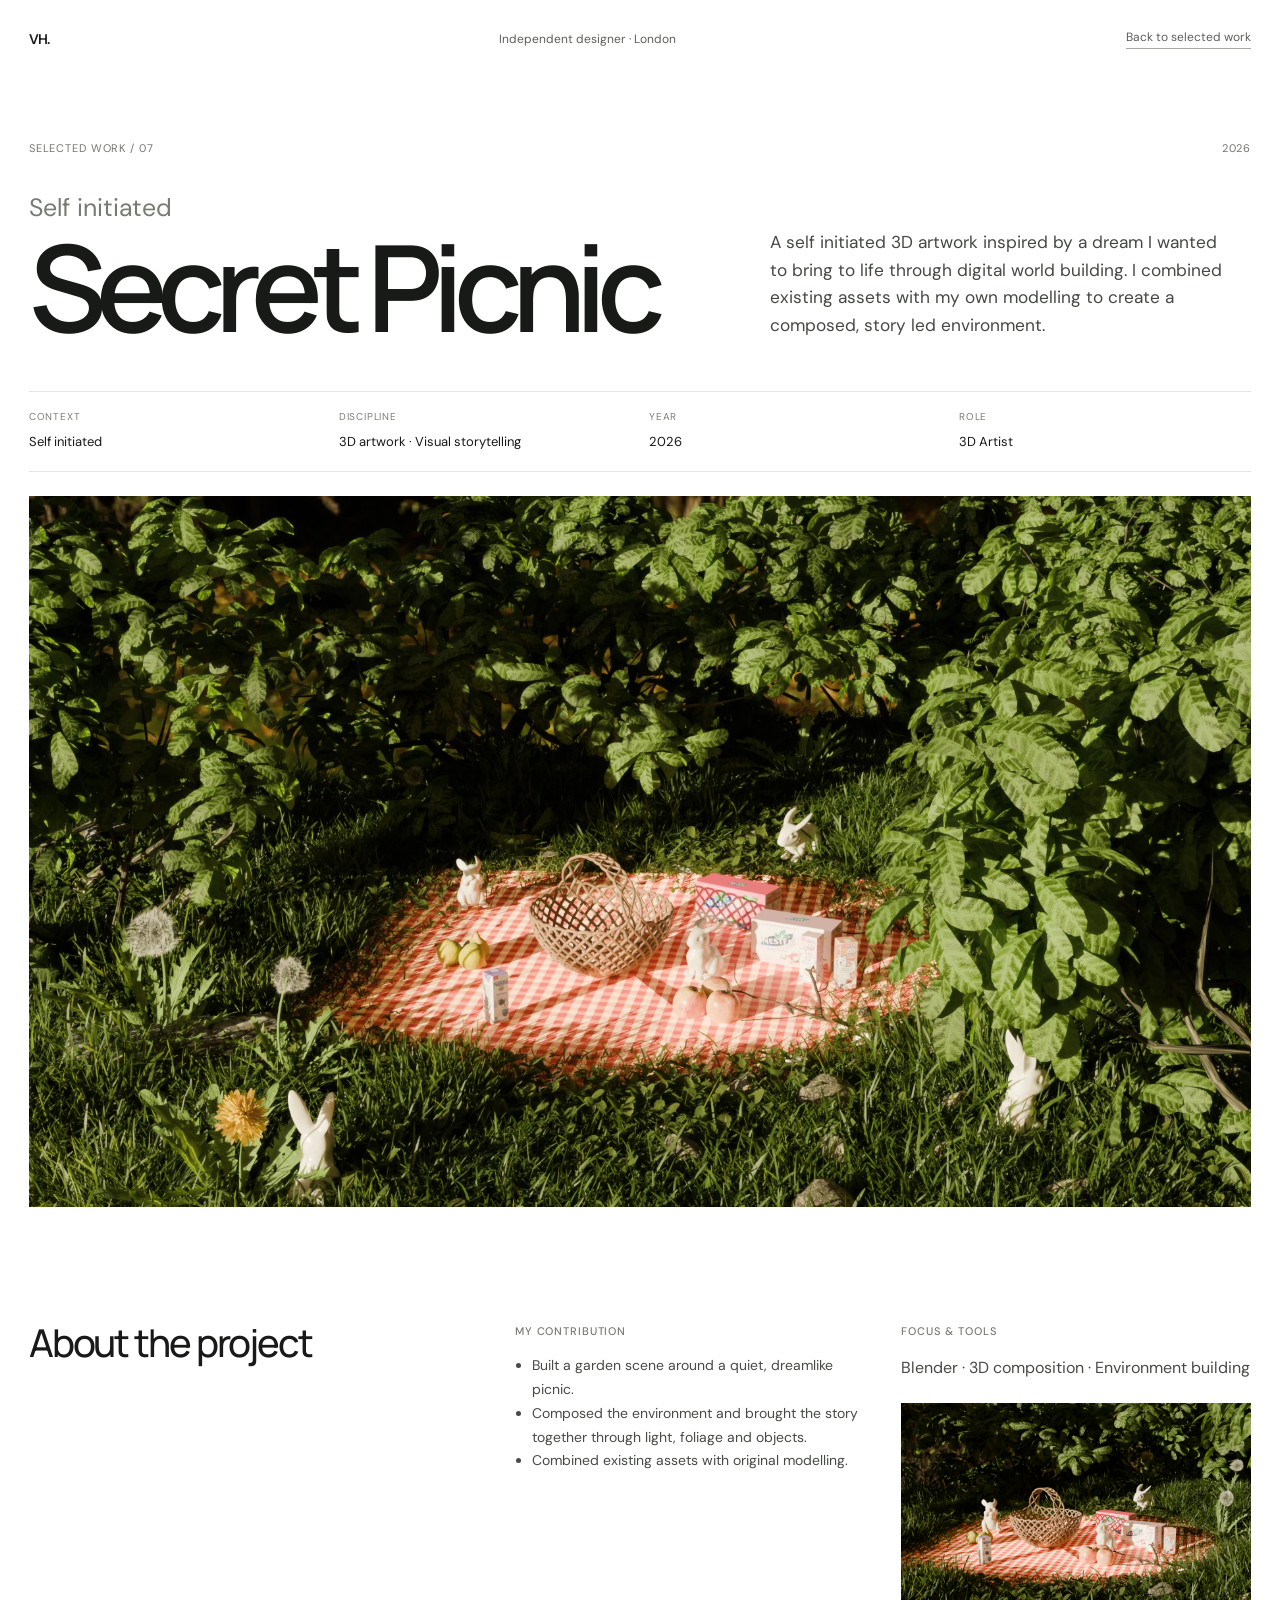
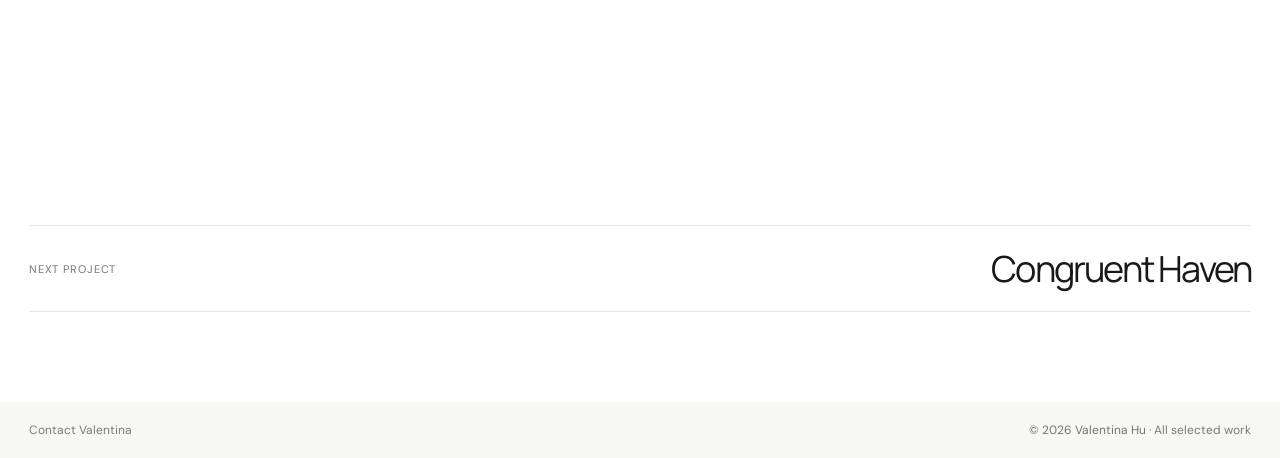
<file: projects/secret-picnic.html>
<!doctype html>
<html lang="en"><head><meta charset="utf-8"><meta name="viewport" content="width=device-width, initial-scale=1"><meta name="description" content="A self initiated 3D artwork inspired by a dream I wanted to bring to life through digital world building. I combined existing assets with my own modelling to create a composed, story led environment."><title>Secret Picnic Valentina Hu</title><link rel="stylesheet" href="../project.css"></head>
<body><header class="case-nav"><a class="monogram" href="../index.html" aria-label="Valentina Hu home">VH.</a><span>Independent designer · London</span><a class="back" href="../index.html#work">Back to selected work</a></header>
<main class="case-main"><div class="case-kicker"><span>Selected work / 07</span><span>2026</span></div>
<section class="case-intro"><div><p class="case-brand">Self initiated</p><h1>Secret Picnic</h1></div><p class="case-deck">A self initiated 3D artwork inspired by a dream I wanted to bring to life through digital world building. I combined existing assets with my own modelling to create a composed, story led environment.</p></section>
<div class="case-meta"><div class="meta-item"><label>Context</label><span>Self initiated</span></div><div class="meta-item"><label>Discipline</label><span>3D artwork · Visual storytelling</span></div><div class="meta-item"><label>Year</label><span>2026</span></div><div class="meta-item"><label>Role</label><span>3D Artist</span></div></div>
<img class="case-cover" src="../images/projects/secret-picnic-cover.webp" alt="Secret Picnic portfolio project overview">
<section class="case-about"><h2>About the project</h2><div class="case-copy"><div><h3>My contribution</h3><ul><li>Built a garden scene around a quiet, dreamlike picnic.</li><li>Composed the environment and brought the story together through light, foliage and objects.</li><li>Combined existing assets with original modelling.</li></ul></div><div><h3>Focus &amp; tools</h3><p class="case-focus">Blender · 3D composition · Environment building</p><img loading="lazy" src="../images/projects/secret-picnic-tools.png" alt="A detailed Secret Picnic garden scene with a picnic blanket, basket, rabbits and products" style="display:block;width:100%;height:auto;margin-top:22px"></div></div></section>
<nav class="case-next"><span>Next project</span><a href="congruent-haven.html">Congruent Haven</a></nav>
<footer class="case-footer"><a href="../index.html#contact">Contact Valentina</a><span>© 2026 Valentina Hu · <a href="../index.html#work">All selected work</a></span></footer>
</main></body></html>
</file>
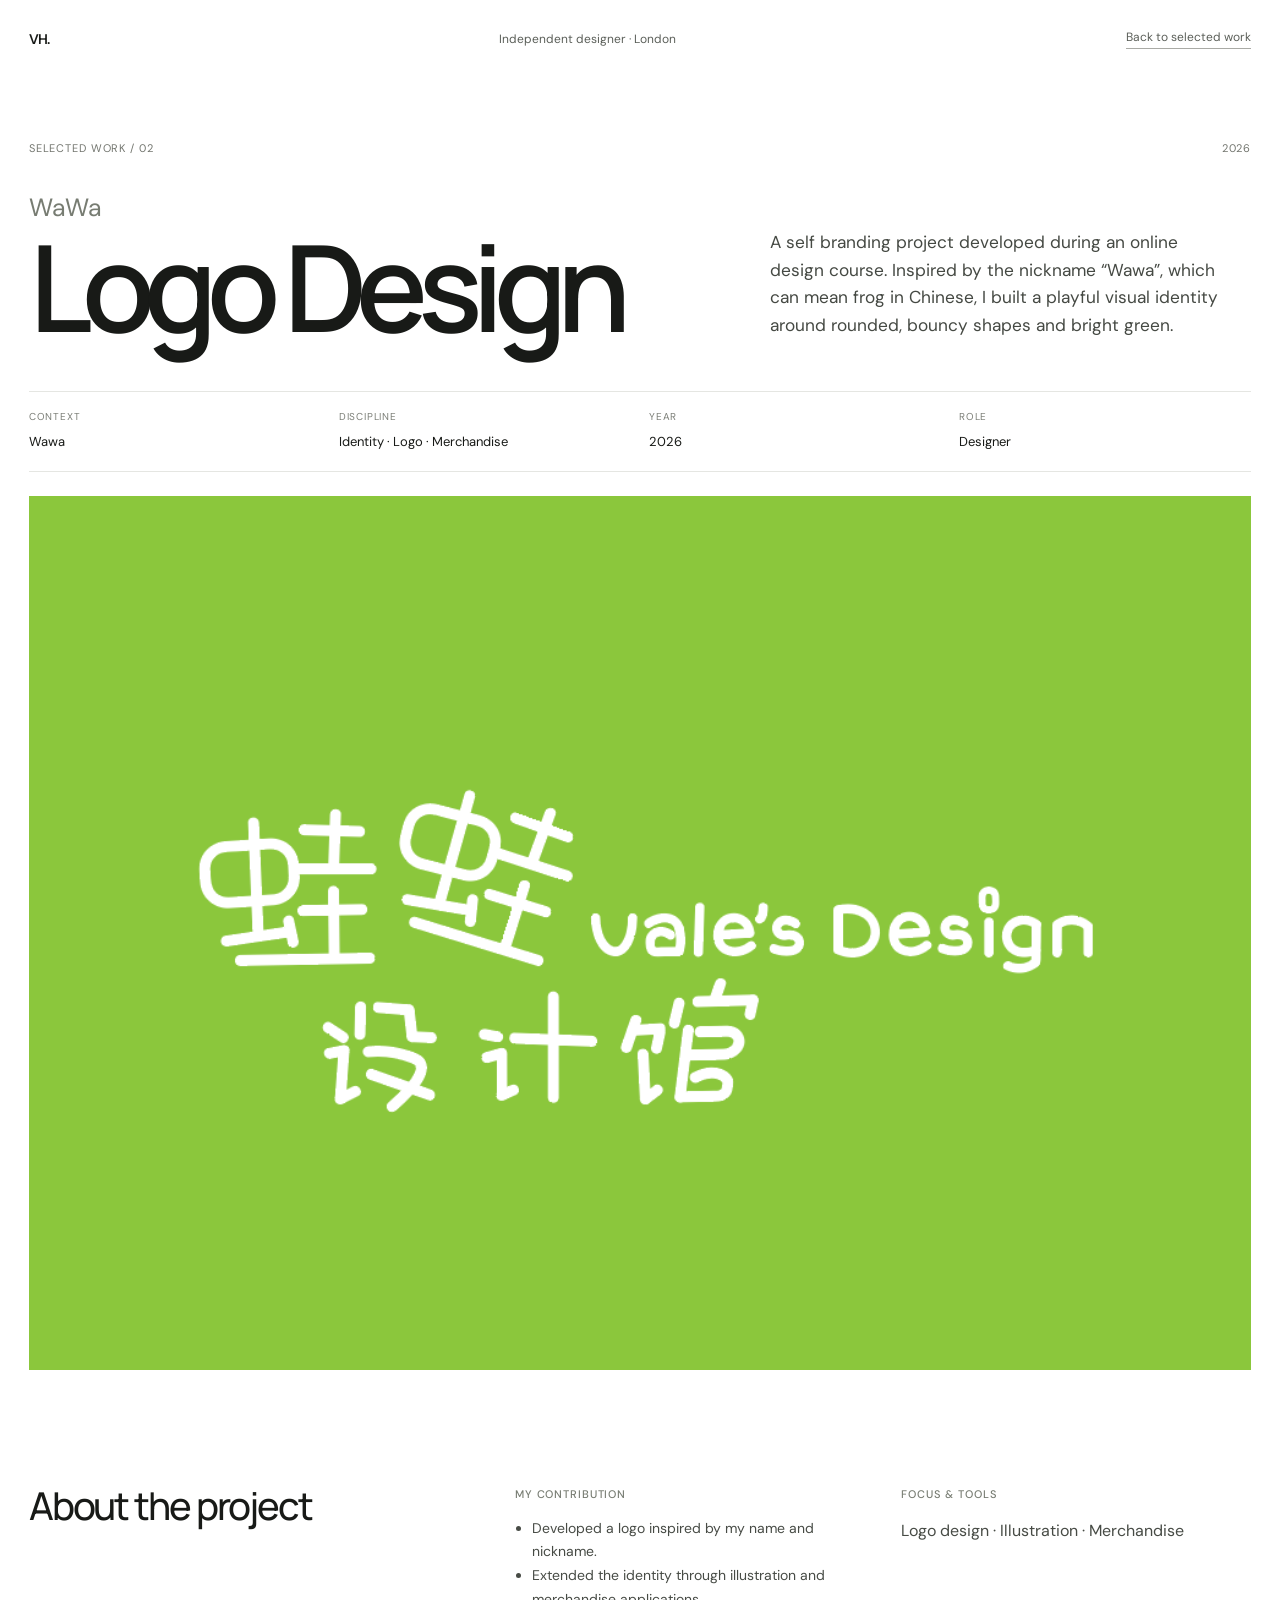
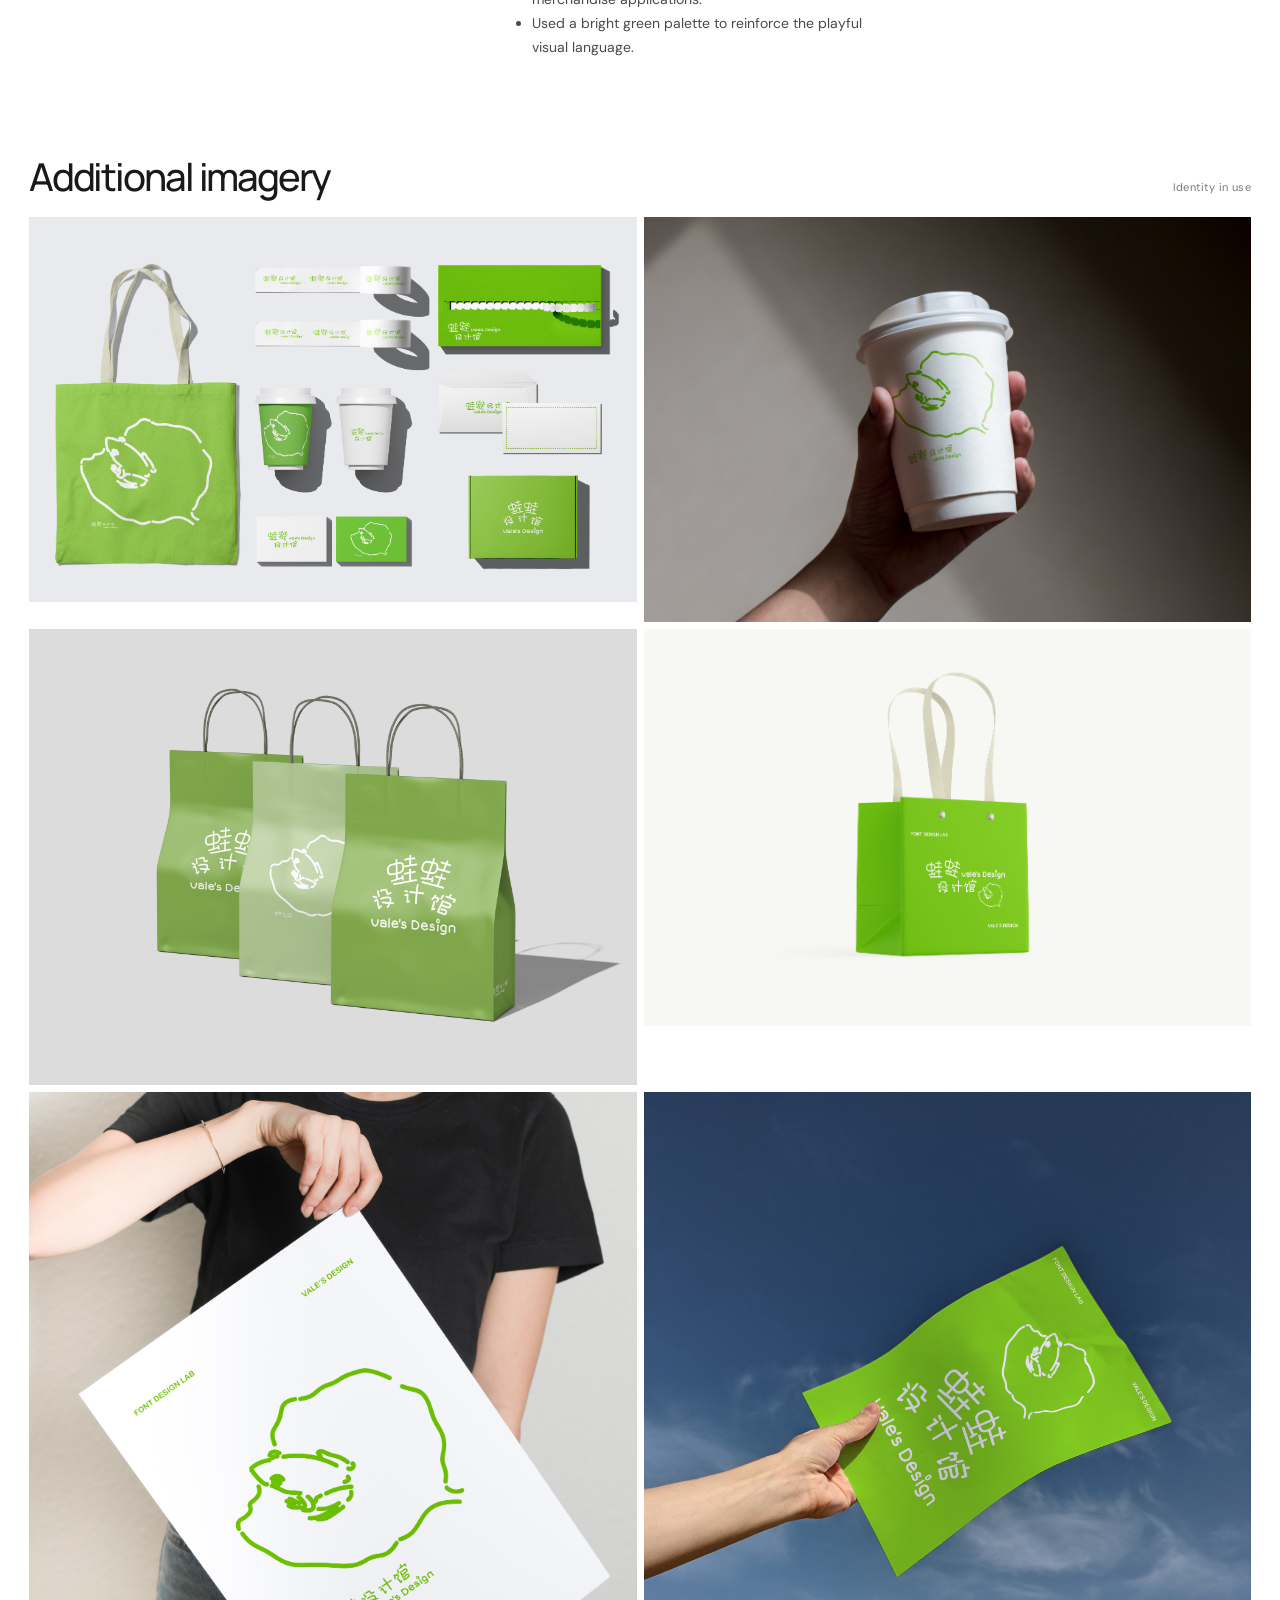
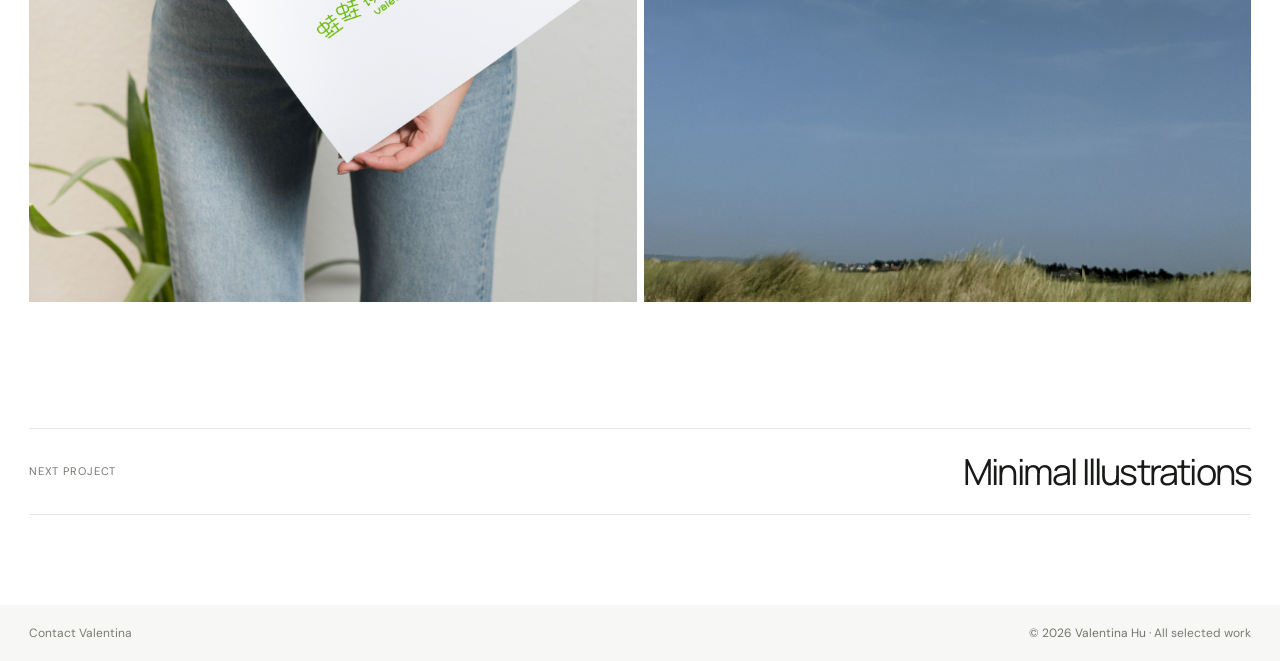
<file: projects/wawa-identity.html>
<!doctype html>
<html lang="en"><head><meta charset="utf-8"><meta name="viewport" content="width=device-width, initial-scale=1"><meta name="description" content="A self branding project developed during an online design course. Inspired by the nickname “Wawa”, which can mean frog in Chinese, I built a playful visual identity around rounded, bouncy shapes and bright green."><title>WaWa Logo Design Valentina Hu</title><link rel="stylesheet" href="../project.css"></head>
<body><header class="case-nav"><a class="monogram" href="../index.html" aria-label="Valentina Hu home">VH.</a><span>Independent designer · London</span><a class="back" href="../index.html#work">Back to selected work</a></header>
<main class="case-main"><div class="case-kicker"><span>Selected work / 02</span><span>2026</span></div>
<section class="case-intro"><div><p class="case-brand">WaWa</p><h1>Logo Design</h1></div><p class="case-deck">A self branding project developed during an online design course. Inspired by the nickname “Wawa”, which can mean frog in Chinese, I built a playful visual identity around rounded, bouncy shapes and bright green.</p></section>
<div class="case-meta"><div class="meta-item"><label>Context</label><span>Wawa</span></div><div class="meta-item"><label>Discipline</label><span>Identity · Logo · Merchandise</span></div><div class="meta-item"><label>Year</label><span>2026</span></div><div class="meta-item"><label>Role</label><span>Designer</span></div></div>
<img class="case-cover wawa-cover" src="../images/projects/wawa-logo-cover.png" alt="WaWa logo in white on a bright green background">
<section class="case-about"><h2>About the project</h2><div class="case-copy"><div><h3>My contribution</h3><ul><li>Developed a logo inspired by my name and nickname.</li><li>Extended the identity through illustration and merchandise applications.</li><li>Used a bright green palette to reinforce the playful visual language.</li></ul></div><div><h3>Focus &amp; tools</h3><p class="case-focus">Logo design · Illustration · Merchandise</p></div></div></section>
<div class="gallery-head"><h2 class="case-gallery-heading">Additional imagery</h2><span class="gallery-note">Identity in use</span></div><div class="case-gallery wawa-gallery"><img class="gallery-img" loading="lazy" src="../images/projects/wawa-mockup-03.jpg" alt="WaWa identity applications across a tote, cups, packaging and stationery"> <img class="gallery-img" loading="lazy" src="../images/projects/wawa-mockup-05.jpg" alt="WaWa logo on a takeaway coffee cup"> <img class="gallery-img" loading="lazy" src="../images/projects/wawa-bags.jpg" alt="WaWa identity applied to a set of green shopping bags"> <img class="gallery-img" loading="lazy" src="../images/projects/wawa-mockup-02.png" alt="WaWa identity applied to a green shopping bag"> <img class="gallery-img wawa-portrait-crop" loading="lazy" src="../images/projects/wawa-mockup-04.jpg" alt="WaWa logo design printed on a studio presentation board"> <img class="gallery-img wawa-portrait-crop" loading="lazy" src="../images/projects/wawa-mockup-01.jpg" alt="WaWa identity on a bright green card held against a blue sky"></div>
<nav class="case-next"><span>Next project</span><a href="roots-illustrations.html">Minimal Illustrations</a></nav>
<footer class="case-footer"><a href="../index.html#contact">Contact Valentina</a><span>© 2026 Valentina Hu · <a href="../index.html#work">All selected work</a></span></footer>
</main></body></html>
</file>
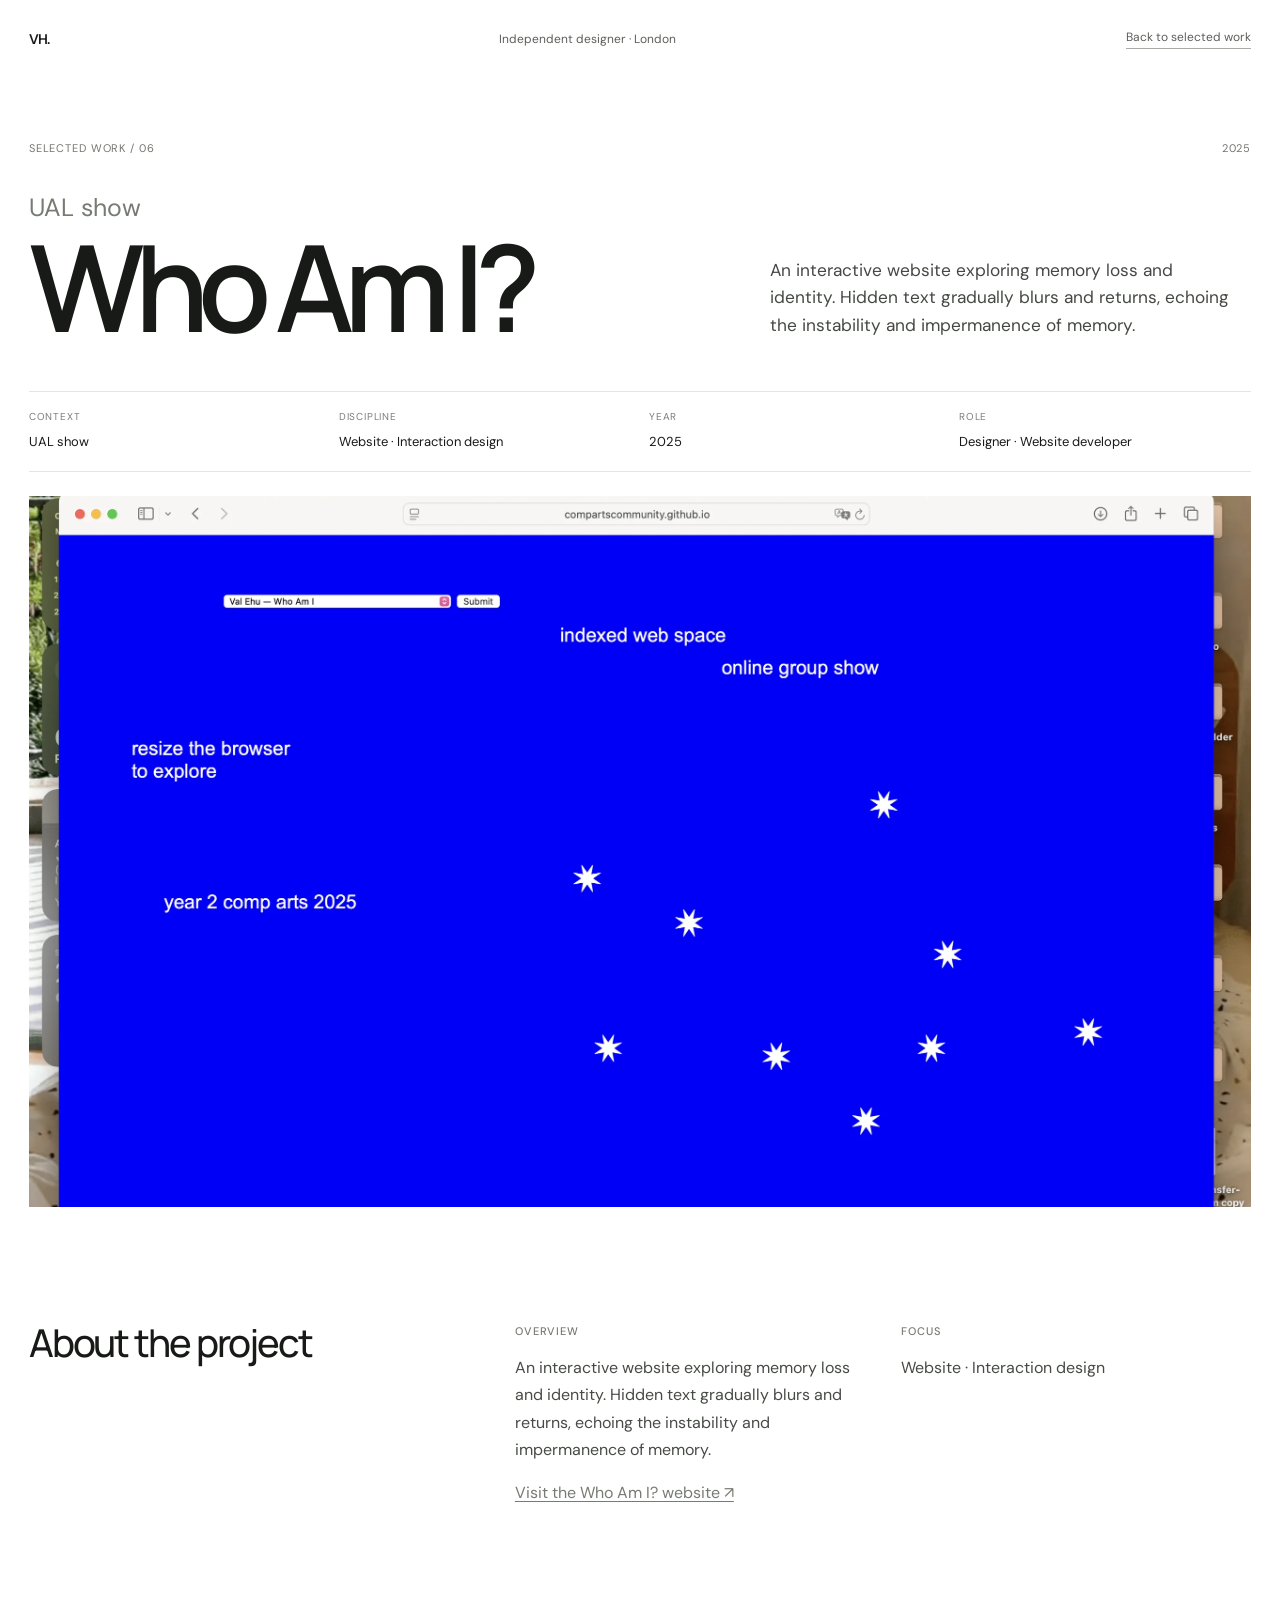
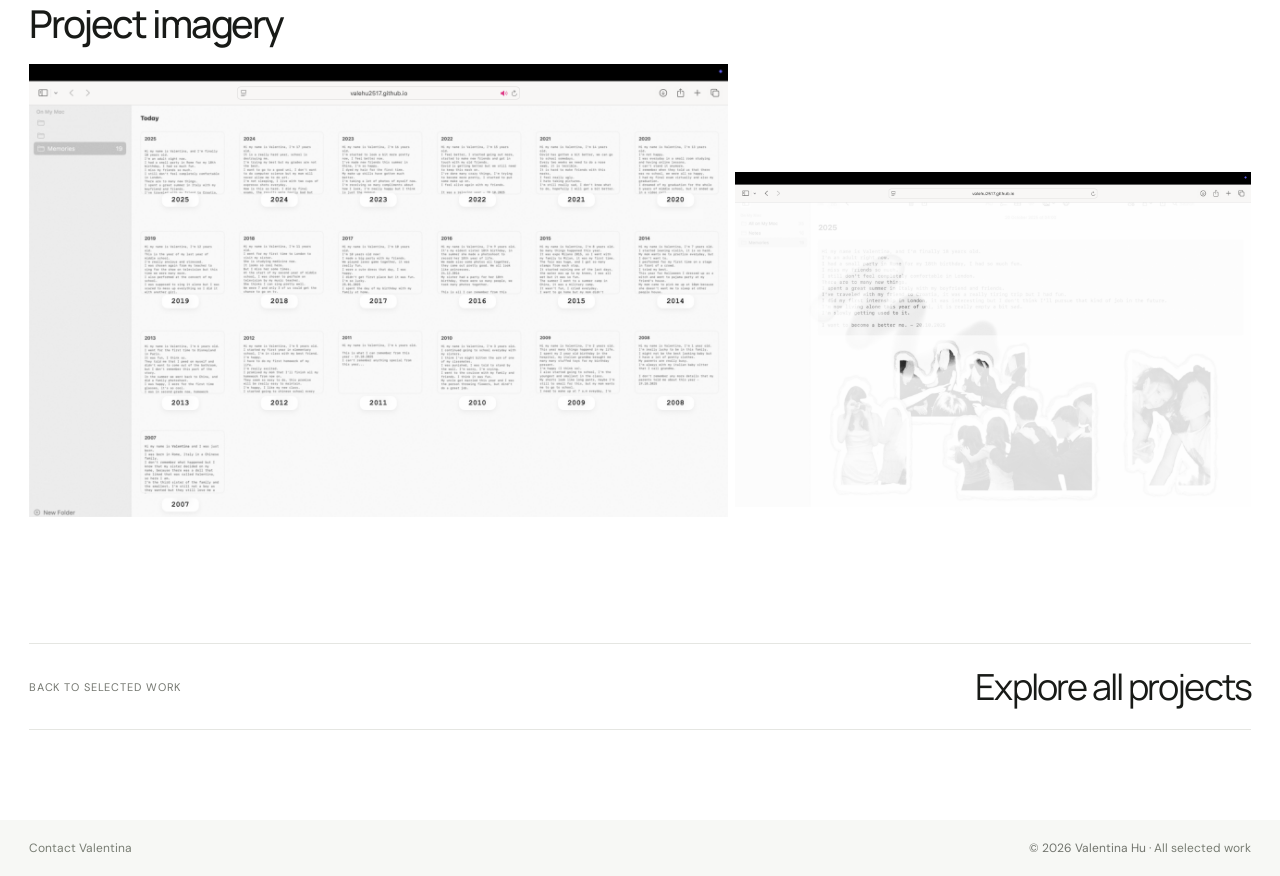
<file: projects/who-am-i.html>
<!doctype html><html lang="en"><head><meta charset="utf-8"><meta name="viewport" content="width=device-width, initial-scale=1"><meta name="description" content="An interactive website exploring memory loss and identity. Hidden text gradually blurs and returns, echoing the instability and impermanence of memory."><title>Who Am I? Valentina Hu</title><link rel="stylesheet" href="../project.css"></head><body><header class="case-nav"><a class="monogram" href="../index.html" aria-label="Valentina Hu home">VH.</a><span>Independent designer · London</span><a class="back" href="../index.html#work">Back to selected work</a></header><main class="case-main"><div class="case-kicker"><span>Selected work / 06</span><span>2025</span></div><section class="case-intro"><div><p class="case-brand">UAL show</p><h1>Who Am I?</h1></div><p class="case-deck">An interactive website exploring memory loss and identity. Hidden text gradually blurs and returns, echoing the instability and impermanence of memory.</p></section><div class="case-meta"><div class="meta-item"><label>Context</label><span>UAL show</span></div><div class="meta-item"><label>Discipline</label><span>Website · Interaction design</span></div><div class="meta-item"><label>Year</label><span>2025</span></div><div class="meta-item"><label>Role</label><span>Designer · Website developer</span></div></div><img class="case-cover" src="../images/projects/who-am-i-cover.webp" alt="Who Am I? interactive website shown in a browser"><section class="case-about"><h2>About the project</h2><div class="case-copy"><div><h3>Overview</h3><p>An interactive website exploring memory loss and identity. Hidden text gradually blurs and returns, echoing the instability and impermanence of memory.</p><p style="margin-top:16px"><a href="https://valehu2517.github.io/WhoAmI/" target="_blank" rel="noopener noreferrer" style="color:var(--blue);text-decoration:underline;text-underline-offset:3px">Visit the Who Am I? website ↗</a></p></div><div><h3>Focus</h3><p class="case-focus">Website · Interaction design</p></div></div></section><div class="gallery-head"><h2 class="case-gallery-heading">Project imagery</h2></div><div class="case-gallery"><img class="gallery-img" loading="lazy" src="../images/projects/who-am-i-memory-grid.png" alt="Who Am I? memory archive website showing entries from 2007 to 2025" style="aspect-ratio:auto;object-fit:contain"><img class="gallery-img" loading="lazy" src="../images/projects/who-am-i-memory-detail.png" alt="Who Am I? website detail showing a 2025 memory and photographs" style="aspect-ratio:auto;object-fit:contain"></div><nav class="case-next"><span>Back to selected work</span><a href="../index.html#work">Explore all projects</a></nav><footer class="case-footer"><a href="../index.html#contact">Contact Valentina</a><span>© 2026 Valentina Hu · <a href="../index.html#work">All selected work</a></span></footer></main></body></html>
</file>
<file: project.css>
@import url('https://fonts.googleapis.com/css2?family=DM+Sans:wght@400;500;600&family=Manrope:wght@400;500;600;700&display=swap');
:root{--paper:#fff;--ink:#181a17;--blue:#777c72;--gutter:clamp(16px,2.25vw,34px)}
*{box-sizing:border-box}html{scroll-behavior:smooth}body{margin:0;background:var(--paper);color:var(--ink);font-family:'DM Sans',Arial,sans-serif;-webkit-font-smoothing:antialiased}a{color:inherit;text-decoration:none}.case-nav{padding:var(--gutter);display:flex;justify-content:space-between;align-items:center;font-size:12px;color:#5b5f59}.case-nav .monogram{font-weight:600;letter-spacing:-.06em;color:var(--ink);font-size:14px}.case-nav .back{border-bottom:1px solid #a9aaa5;padding-bottom:3px}.case-main{padding:0 var(--gutter)}.case-kicker{padding-top:7vh;display:flex;justify-content:space-between;font-size:11px;letter-spacing:.08em;text-transform:uppercase;color:#73766f}.case-intro{display:grid;grid-template-columns:1.15fr .85fr;gap:7vw;align-items:end;padding:36px 0 52px}.case-intro h1{font-family:Manrope,'DM Sans',sans-serif;font-size:clamp(54px,9.4vw,142px);font-weight:600;letter-spacing:-.085em;line-height:.88;margin:0;max-width:900px}.case-brand{font-size:clamp(18px,2vw,25px);color:var(--blue);margin:0 0 10px}.case-deck{font-size:clamp(16px,1.35vw,19px);line-height:1.6;max-width:460px;margin:0;color:#454943}.case-meta{border-top:1px solid #e5e6e2;border-bottom:1px solid #e5e6e2;display:grid;grid-template-columns:repeat(4,1fr);gap:18px;padding:18px 0 20px;margin-bottom:24px}.meta-item label{display:block;text-transform:uppercase;letter-spacing:.08em;color:#7b7e77;font-size:10px;margin-bottom:7px}.meta-item span{font-size:13px}.case-cover{width:100%;aspect-ratio:1.72;object-fit:cover;display:block;background:#f0f0ed}.case-about{display:grid;grid-template-columns:.7fr 1.3fr;gap:7vw;padding:13vh 0 11vh}.case-about h2,.case-gallery-heading{font-family:Manrope,sans-serif;font-size:clamp(24px,3vw,42px);font-weight:500;letter-spacing:-.055em;line-height:1;margin:0}.case-copy{display:grid;grid-template-columns:1fr 1fr;gap:36px}.case-copy p{font-size:16px;line-height:1.7;color:#474b45;margin:0}.case-copy h3{font-size:11px;letter-spacing:.08em;text-transform:uppercase;font-weight:500;color:#777c72;margin:0 0 16px}.case-copy ul{margin:0;padding-left:17px;color:#474b45;font-size:14px;line-height:1.7}.case-focus{margin:0;font-size:15px;line-height:1.7;color:var(--blue)}.gallery-head{display:flex;align-items:baseline;justify-content:space-between;gap:16px;padding-bottom:20px}.gallery-head h2{padding:0}.gallery-note{font-size:11px;color:#777c72;letter-spacing:.04em}.case-gallery{display:grid;grid-template-columns:1.15fr .85fr;gap:7px;align-items:start}.gallery-img{width:100%;height:auto;aspect-ratio:1.34;object-fit:cover;display:block;background:#efefec}.gallery-img:nth-child(2){margin-top:12vh}.gallery-img:nth-child(3){aspect-ratio:1.6}.gallery-img:nth-child(4){margin-top:8vh;aspect-ratio:1.05}.case-next{margin-top:14vh;padding:18px 0;border-top:1px solid #e5e6e2;border-bottom:1px solid #e5e6e2;display:flex;justify-content:space-between;align-items:center;gap:24px}.case-next span{font-size:11px;letter-spacing:.08em;text-transform:uppercase;color:#73766f}.case-next a{font-family:Manrope,sans-serif;font-size:clamp(20px,3vw,36px);letter-spacing:-.05em}.case-footer{margin:0 calc(-1 * var(--gutter));margin-top:10vh;padding:20px var(--gutter);background:#f7f8f5;display:flex;justify-content:space-between;align-items:center;gap:20px;font-size:12px;color:#71746d}.case-footer a{color:var(--blue)}
@media(max-width:760px){.case-kicker{padding-top:5vh}.case-intro{grid-template-columns:1fr;gap:24px;padding:28px 0 34px}.case-intro h1{font-size:clamp(52px,13vw,94px)}.case-meta{grid-template-columns:1fr 1fr;row-gap:22px}.case-cover{aspect-ratio:1.15}.case-about{grid-template-columns:1fr;gap:28px;padding:9vh 0}.case-copy{grid-template-columns:1fr;gap:26px}.case-copy .tools{grid-column:auto}.case-gallery{grid-template-columns:1fr 1fr}.gallery-img:nth-child(2),.gallery-img:nth-child(4){margin-top:0}.case-footer{align-items:flex-start;flex-direction:column}}
@media(max-width:440px){.case-gallery{grid-template-columns:1fr}.gallery-img,.gallery-img:nth-child(3),.gallery-img:nth-child(4){aspect-ratio:1.35}.case-next{align-items:flex-start;flex-direction:column}.case-footer{line-height:1.7}}
@media(prefers-reduced-motion:reduce){html{scroll-behavior:auto}}

.roots-section .case-copy{grid-template-columns:1fr 1fr;align-items:start}.roots-section-image{grid-column:1 / -1;width:100%;height:auto;max-height:760px;object-fit:cover;display:block;margin-top:16px;background:#f0f0ed}
@media(max-width:760px){.roots-section .case-copy{grid-template-columns:1fr}}

.wawa-cover{aspect-ratio:1.4;object-fit:cover;background:#8cca3b}

.brand-screenshots .gallery-img{aspect-ratio:auto;object-fit:contain;margin-top:0;background:#fff}.brand-gallery-head{padding-top:6vh}

.brand-main-images{grid-column:2;display:grid;grid-template-columns:1fr 1fr;gap:7px;margin-top:18px;align-items:start}.brand-main-images img{display:block;width:100%;height:auto;object-fit:contain;background:#fff}
@media(max-width:760px){.brand-main-images{grid-column:1;grid-template-columns:1fr}}

.product-main-images img:nth-child(3){grid-column:1 / -1}
@media(max-width:760px){.product-main-images img:nth-child(3){grid-column:1}}

.social-presentation{grid-column:2;display:grid;grid-template-columns:1fr;gap:10vh;margin-top:4vh}.social-slide{width:min(100%,600px);margin:0}.social-slide:nth-child(even){justify-self:end}.social-slide img{display:block;width:100%;height:auto;object-fit:contain}.social-slide-meta{display:flex;justify-content:space-between;padding:0 0 9px;font-size:10px;letter-spacing:.08em;text-transform:uppercase;color:#73766f}.social-slide:nth-child(3){justify-self:center}
@media(max-width:760px){.social-presentation{grid-column:1;gap:6vh}.social-slide,.social-slide:nth-child(even),.social-slide:nth-child(3){width:min(100%,520px);justify-self:center}}

.social-deck{grid-column:2;width:100%;max-width:720px;justify-self:center;margin-top:4vh}.social-deck-viewport{width:100%;min-height:250px;display:grid;place-items:center}.social-deck-slide{display:none;width:100%;margin:0}.social-deck-slide.is-active{display:block;animation:deck-reveal .3s ease both}.social-deck-slide img{display:block;width:100%;max-height:78vh;height:auto;object-fit:contain;margin:0 auto;background:#f7f7f4}.social-deck-controls{display:flex;align-items:center;justify-content:center;gap:22px;padding-top:18px}.social-deck-arrow{width:42px;height:42px;display:grid;place-items:center;border:1px solid #dfe1dc;background:#fff;color:var(--ink);font:inherit;font-size:20px;cursor:pointer;transition:background .2s,color .2s}.social-deck-arrow:hover{background:var(--ink);color:#fff}.social-deck-arrow:focus-visible{outline:2px solid var(--blue);outline-offset:3px}.social-deck-count{min-width:50px;text-align:center;font-size:10px;letter-spacing:.1em;color:#73766f}@keyframes deck-reveal{from{opacity:0;transform:translateY(8px)}to{opacity:1;transform:translateY(0)}}
@media(max-width:760px){.social-deck{grid-column:1}.social-deck-viewport{min-height:180px}.social-deck-slide img{max-height:72vh}}
@media(prefers-reduced-motion:reduce){.social-deck-slide.is-active{animation:none}}

.autism-gallery .gallery-img{aspect-ratio:auto;object-fit:contain;background:#f7f7f4}.autism-gallery .gallery-img:nth-child(2),.autism-gallery .gallery-img:nth-child(4){margin-top:0}
@media(max-width:440px){.autism-gallery .gallery-img{aspect-ratio:auto}}

.wawa-gallery .gallery-img{aspect-ratio:auto;object-fit:contain;margin-top:0;background:#f7f7f4}.wawa-gallery .gallery-img:nth-child(2),.wawa-gallery .gallery-img:nth-child(4){margin-top:0}
@media(max-width:440px){.wawa-gallery .gallery-img{aspect-ratio:auto}}

.wawa-gallery{grid-template-columns:1fr 1fr}

.wawa-gallery .wawa-portrait-crop{aspect-ratio:3 / 4;object-fit:cover;width:100%;height:auto}

.case-video{display:block;width:100%;height:auto;aspect-ratio:16 / 9;margin-top:20px;background:#121412}
</file>
